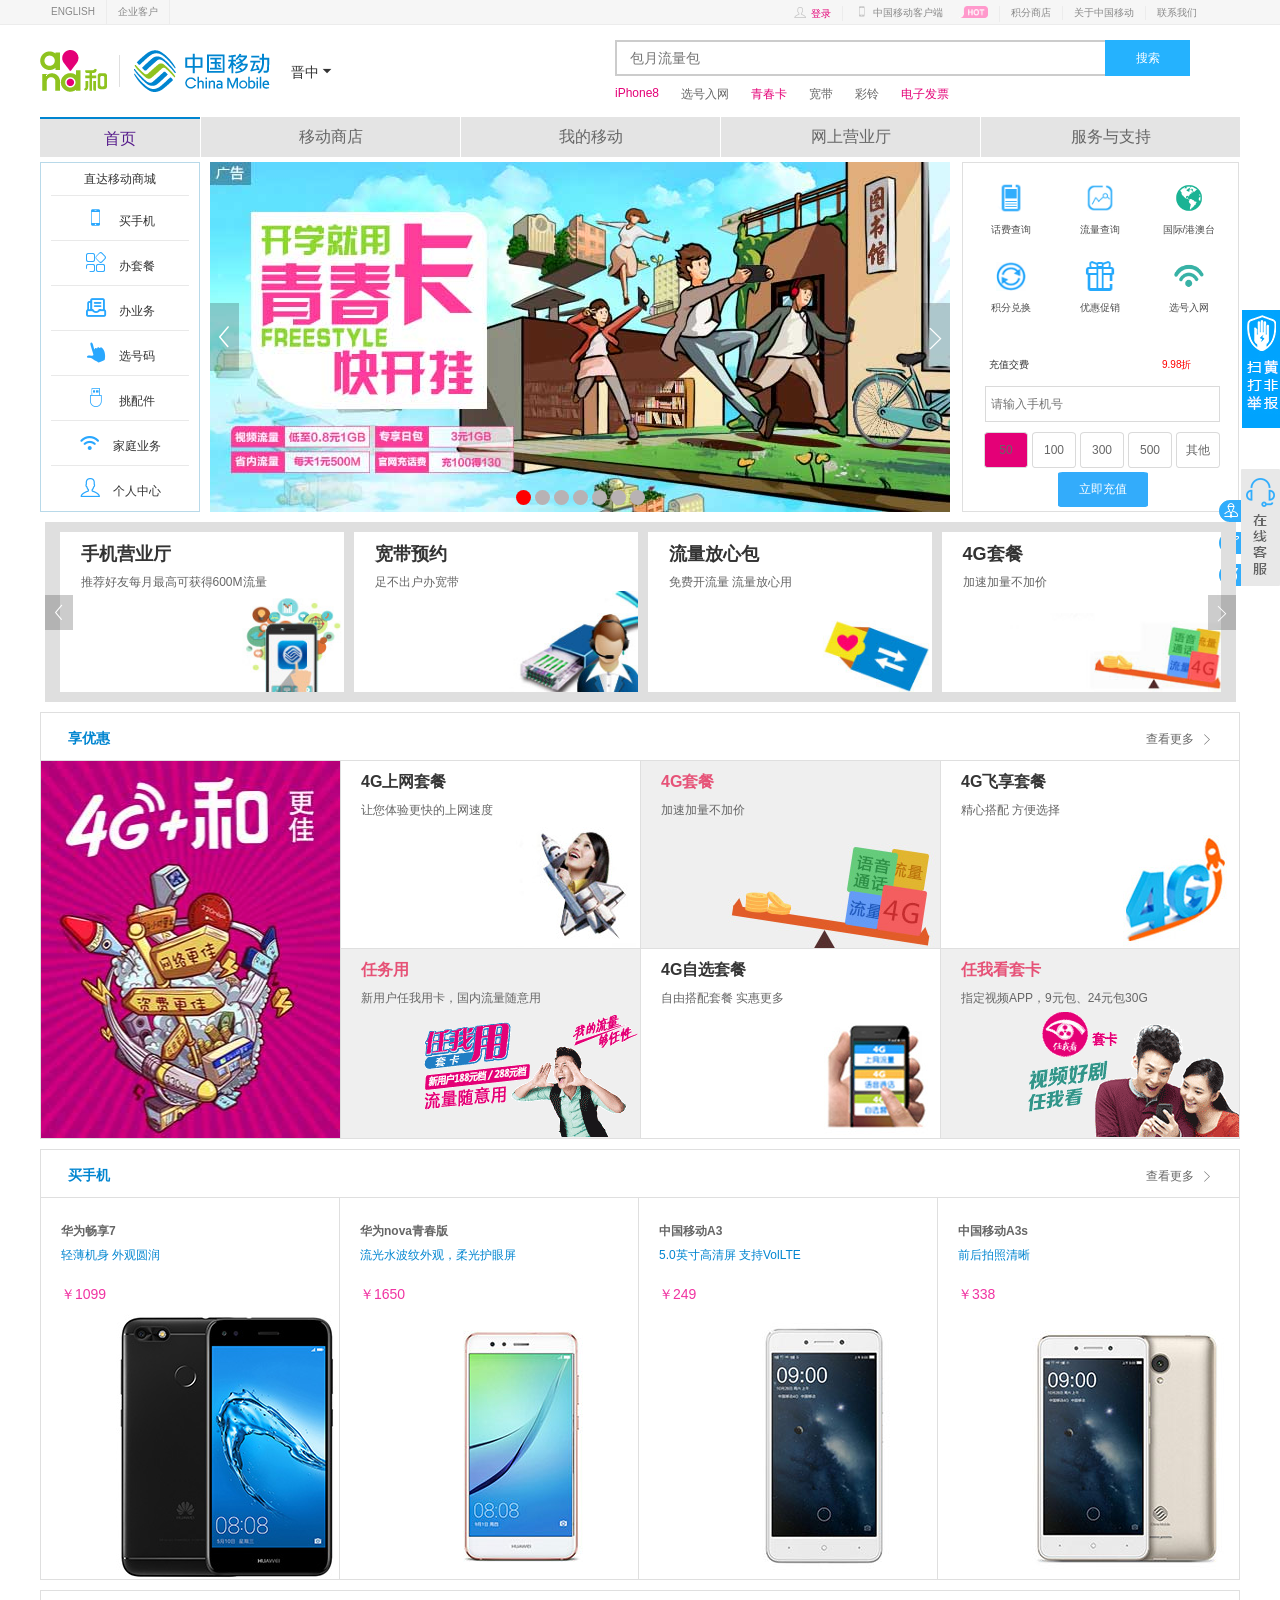
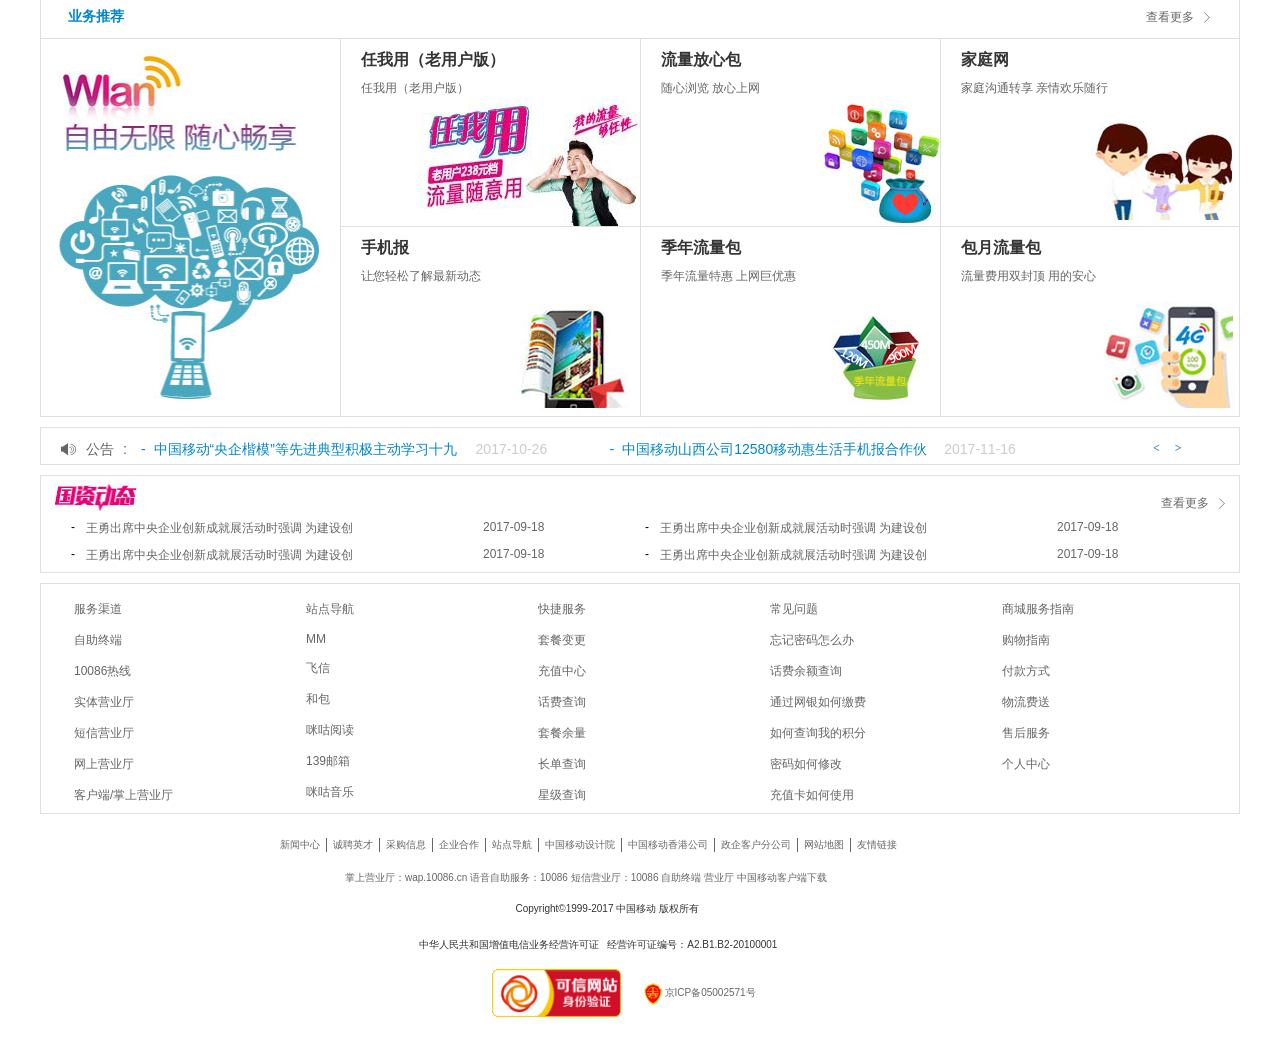
<file: index.html>
<!DOCTYPE html>
<html lang="en">
<head>
	<meta charset="UTF-8">
	<title>中国移动</title>
	<link rel="shortcut icon" href="img/移动.png">
	<link rel="stylesheet" href="css/index.css">
	<link rel="stylesheet" href="iconfont/iconfont.css">
	<link rel="stylesheet" href=""/>
	
</head>
<body>
	<!-- 头部开始 -->
	<header id="header">
		<div class="header">
			<ul class="header-left">
				<li><a href="">ENGLISH</a></li>
				<li><a href="">企业客户</a></li>
			</ul>
			<ul class="header-right">
				<li>
					<a href=""><i class="iconfont icon-renwu"></i>登录</a>
				</li>
				<li>
					<a href=""><i class="iconfont icon-shouji"></i>中国移动客户端</a>
					<img class="zgydkhd" src="img/header-right.gif" alt="">
					<div class=ewm>
						<img src="img/ewm.png" alt="" />
						<p>扫一扫，随时查话费！</p>
						<h1></h1>
					</div>
				</li>
				<li><a href="">积分商店</a></li>
				<li>
					<a href="">关于中国移动</a>
				</li>
				<li><a href="">联系我们</a></li>
			</ul>
		</div>	
	</header>
	<!-- 头部结束 -->
	<!-- 搜索开始 -->
	<section class="sousuo">
		<div class="sousuo-left">
			<a href="" class="sousuo-left-logo">
				<img src="img/logo.png" alt="">
			</a>
			<div class="sousuo-left-city">
				晋中<i class="iconfont icon-arrLeft-fill"></i>
				<div class="jz">
					<div>
						<p>山西</p>
						<a href="">[返回全部省份]</a>
					</div>
					<ul>
						<li><a href="">太原</a></li>
						<li><a href="">朔州</a></li>
						<li><a href="">忻州</a></li>
						<li><a href="">大同</a></li>
						<li><a href="">阳泉</a></li>
						<li><a href="">晋中</a></li>
						<li><a href="">长治</a></li>
						<li><a href="">临汾</a></li>
						<li><a href="">吕梁</a></li>
						<li><a href="">运城</a></li>
					</ul>
				</div>
			</div>
		</div>
		<div class="sousuo-right">
			<div class="sousuo-right-top">
				<input type="text" placeholder="包月流量包" class="sousuo-kuang-left">
				<input type="button" value="搜索" class="sousuo-kuang-right">
			</div>
			<ul class="sousuo-right-bottom">
				<li><a href="">iPhone8</a></li>
				<li><a href="">选号入网</a></li>
				<li><a href="">青春卡</a></li>
				<li><a href="">宽带</a></li>
				<li><a href="">彩铃</a></li>
				<li><a href="">电子发票</a></li>
			</ul>
		</div>
	</section>
	<!-- 搜索结束 -->
	<!-- 导航开始 -->
	<nav class="nav">
		<ul class="nav-list">
			<li class="navlist1">
				<a href="">首页</a>
			</li>
			<li class="navlist1">
				<a href="" class="navlistwenzi">移动商店</a>
				<div class="shangdian">
					<ul>
						<li>
							<a href="">买手机</a>
						</li>
						<li>
							<a href="">办套餐</a>
						</li>
						<li>
							<a href="">办业务</a>
						</li>
						<li>
							<a href="">挑配件</a>
						</li>
						<li>
							<a href="">立即充值</a>
						</li>
						<li>
							<a href="">个人中心</a>
						</li>
						<li>
							<a href="">合约机</a>
						</li>
						<li class="sj"><span>◆</span></li>
					</ul>
				</div>
			</li>
			<li class="navlist2">
				<a href="" class="navlistwenzi">我的移动</a>
				<div class="wode">
					<ul>
						<li>
							<a href="">我的消费</a>
						</li>
						<li>
							<a href="">电子发票</a>
						</li>
						<li>
							<a href="">业务状态查询</a>
						</li>
						<li>
							<a href="">充话费9.98折</a>
						</li>
						<li>
							<a href="">宽带信息查询</a>
						</li>
						<li>
							<a href="">账单查询</a>
						</li>
						<li>
							<a href="">积分查询</a>
						</li>
						<li class="sj"><span>◆</span></li>
					</ul>
				</div>
			</li>
			<li class="navlist3">
				<a href="" class="navlistwenzi">网上营业厅</a>
				<div class="yeting">
					<ul>
						<li>
							<a href="">我的消费</a>
						</li>
						<li>
							<a href="">任我用</a>
						</li>
						<li>
							<a href="">1元1G流量</a>
						</li>
						<li>
							<a href="">充话费9.98折</a>
						</li>
						<li>
							<a href="">流量月包</a>
						</li>
						<li>
							<a href="">0元宽带</a>
						</li>
						<li>
							<a href="">秘籍帮你选套餐</a>
						</li>
						<li class="sj"><span>◆</span></li>
					</ul>
				</div>
			</li>
			<li class="navlist4">
				<a href="" class="navlistwenzi">服务与支持</a>
				<div class="yuzhi">
					<ul>
						<li>
							<a href="">产品</a>
						</li>
						<li>
							<a href="">资费专区</a>
						</li>
						<li>
							<a href="">宽带专区</a>
						</li>
						<li>
							<a href="">国际/港澳台</a>
						</li>
						<li>
							<a href="">移动俱乐部</a>
						</li>
						<li>
							<a href="">公益广告宣传</a>
						</li>
						<li>
							<a href="">2017校园招聘</a>
						</li>
						<li class="sj"><span>◆</span></li>
					</ul>
				</div>
			</li>
		</ul>
	</nav>
	<!-- 导航结束 -->
	<!-- banner开始 -->
	<section class="banner">
		<ul class="banner-aside">
			<li>
				<a href="">直达移动商城</a>
			</li>
			<li>
				<a href=""><i class="iconfont icon-shouji"></i>买手机</a>
			</li>
			<li>
				<a href=""><i class="iconfont icon-taocan"></i>办套餐</a>
			</li>
			<li>
				<a href=""><i class="iconfont icon-yewu"></i>办业务</a>
			</li>
			<li>
				<a href=""><i class="iconfont icon-shou"></i>选号码</a>
			</li>
			<li>
				<a href=""><i class="iconfont icon-weibiaoti1"></i>挑配件</a>
			</li>
			<li>
				<a href=""><i class="iconfont icon-wifi"></i>家庭业务</a>
			</li>
			<li>
				<a href=""><i class="iconfont icon-renwu"></i>个人中心</a>
			</li>
		</ul>
		<div class="bannerbanner">
			<ul class="banner-img">
				<li class="bannertu">
					<a href=""><img src="img/banner1.jpg" alt=""></a>
				</li>
				<li class="bannertu">
					<a href=""><img src="img/banner2.jpg" alt=""></a>
				</li>
				<li class="bannertu">
					<a href=""><img src="img/banner3.jpg" alt=""></a>
				</li>
				<li class="bannertu">
					<a href=""><img src="img/banner4.jpg" alt=""></a>
				</li>
				<li class="bannertu">
					<a href=""><img src="img/banner5.jpg" alt=""></a>
				</li>
				<li class="bannertu">
					<a href=""><img src="img/banner6.jpg" alt=""></a>
				</li>
				<li class="bannertu">
					<a href=""><img src="img/banner7.jpg" alt=""></a>
				</li>
			</ul>
			<div class="zuojiantou">
				<i class="iconfont icon-icon07"></i>
			</div>
			<div class="youjiantou">
				<i class="iconfont icon-jiantou"></i>
			</div>
			<ul class="banner-bth">
				<li class="lunbodian" style="background: red;"></li>
				<li class="lunbodian"></li>
				<li class="lunbodian"></li>
				<li class="lunbodian"></li>
				<li class="lunbodian"></li>
				<li class="lunbodian"></li>
				<li class="lunbodian"></li>
			</ul>
		</div>
		<div class="banner-right">
			<div class="banner-right-top">
				<ul>
					<li>
						<a href="" class="banner-right-top-img"><img src="img/banner-right1.png" alt=""></a>
					</li>
					<li><a href="" >话费查询</a></li>
				</ul>
				<ul>
					<li>
						<a href="" class="banner-right-top-img"><img src="img/banner-right2.png" alt=""></a>
					</li>
					<li><a href="">流量查询</a></li>
				</ul>
				<ul>
					<li>
						<a href="" class="banner-right-top-img"><img src="img/banner-right6.png" alt=""></a>
					</li>
					<li><a href="">国际/港澳台</a></li>
				</ul>
				<ul>
					<li>
						<a href="" class="banner-right-top-img"><img src="img/banner-right4.png" alt=""></a>
					</li>
					<li><a href="">积分兑换</a></li>
				</ul>
				<ul>
					<li>
						<a href="" class="banner-right-top-img"><img src="img/banner-right5.png" alt=""></a>
					</li>
					<li><a href="">优惠促销</a></li>
				</ul>
				<ul>
					<li>
						<a href="" class="banner-right-top-img"><img src="img/banner-right3 .png" alt=""></a>
					</li>
					<li><a href="">选号入网</a></li>
				</ul>

			</div>
			<div class="banner-right-bottom">
				<ul class="banner-right-bottom-word1">
					<li><a href="">充值交费</a></li>
					<li>9.98折</li>
				</ul>
				<input type="text" placeholder="请输入手机号" class="banner-shoujihao">
				<div class="banner-jiagexuanxiang">
					<a style="background: #E40077;" href="javascript:;">50</a>
					<a href="javascript:;">100</a>
					<a href="javascript:;">300</a>
					<a href="javascript:;">500</a>
					<a href="javascript:;">其他</a>
				</div>
				<input type="button" value="立即充值" class="banner-tijiao">
			</div>
		</div>	
	</section>
	<!-- banner结束 -->
	<!-- 轮播开始 -->
	<section class="lunbo">
			<div class="lunboneirong">
				<a href="" class="lunbolist">
				<div class="lunbo-list-word">
					<b>手机营业厅</b>
				</div>
				<div class="lunbo-list-word2">
					推荐好友每月最高可获得600M流量
				</div>
				<img src="img/lunbo1.jpg" alt="" class="lunbo-list-img">
			</a>
			<a href="" class="lunbolist">
				<div class="lunbo-list-word">
					<b>宽带预约</b>
				</div>
				<div class="lunbo-list-word2">
					足不出户办宽带
				</div>
				<img src="img/lunbo2.jpg" alt="" class="lunbo-list-img">
			</a>
			<a href="" class="lunbolist">
				<div class="lunbo-list-word">
					<b>流量放心包</b>
				</div>
				<div class="lunbo-list-word2">
					免费开流量 流量放心用
				</div>
				<img src="img/lunbo3.jpg" alt="" class="lunbo-list-img">
			</a>
			<a href="" class="lunbolist">
				<div class="lunbo-list-word">
					<b>4G套餐</b>
				</div>
				<div class="lunbo-list-word2">
					加速加量不加价
				</div>
				<img src="img/lunbo4.jpg" alt="" class="lunbo-list-img">
			</a>
			<a href="" class="lunbolist">
				<div class="lunbo-list-word">
					<b>手机营业厅</b>
				</div>
				<div class="lunbo-list-word2">
					推荐好友每月最高可获得600M流量
				</div>
				<img src="img/lunbo1.jpg" alt="" class="lunbo-list-img">
			</a>
			<a href="" class="lunbolist">
				<div class="lunbo-list-word">
					<b>宽带预约</b>
				</div>
				<div class="lunbo-list-word2">
					足不出户办宽带
				</div>
				<img src="img/lunbo2.jpg" alt="" class="lunbo-list-img">
			</a>
			<a href="" class="lunbolist">
				<div class="lunbo-list-word">
					<b>流量放心包</b>
				</div>
				<div class="lunbo-list-word2">
					免费开流量 流量放心用
				</div>
				<img src="img/lunbo3.jpg" alt="" class="lunbo-list-img">
			</a>
			<a href="" class="lunbolist">
				<div class="lunbo-list-word">
					<b>4G套餐</b>
				</div>
				<div class="lunbo-list-word2">
					加速加量不加价
				</div>
				<img src="img/lunbo4.jpg" alt="" class="lunbo-list-img">
			</a>
			</div>
			<div class="lunbojiantouleft">
				<i class="iconfont icon-icon07"></i>
			</div>
			<div class="lunbojiantouright">
				<i class="iconfont icon-jiantou"></i>
			</div>
			<h1></h1>
			<h2></h2>
	</section>
	<!-- 轮播结束 -->
	<!-- 享优惠开始 -->
	<section class="youhui">
		<div class="youhui-header">
			<div class="youhui-header-left">
				<b>享优惠</b>
			</div>
			<a href="" class="youhui-header-right">
				查看更多<i class="iconfont icon-jiantou"></i>
			</a>
		</div>
		<div class="youhui-body">
			<a href="" class="youhui-body-left">
				<img src="img/youhui-left.jpg" alt="">
			</a>
			<div class="youhui-body-right">
				<a href="" class="youhui-body-right-list">
					<div class="youhui-list-word">
						<b>4G上网套餐</b>
					</div>
					<div class="youhui-list-word2">
						让您体验更快的上网速度
					</div>
					<div class="youhui-list-img">
						<img src="img/youhui-right1.jpg" alt="">
					</div>
				</a>
				<a href="" class="youhui-body-right-list">
					<div class="youhui-list-word">
						<b>4G套餐</b>
					</div>
					<div class="youhui-list-word2">
						加速加量不加价
					</div>
					<div class="youhui-list-img">
						<img src="img/youhui-right2.jpg" alt="">
					</div>
				</a>
				<a href="" class="youhui-body-right-list">
					<div class="youhui-list-word">
						<b>4G飞享套餐</b>
					</div>
					<div class="youhui-list-word2">
						精心搭配 方便选择
					</div>
					<div class="youhui-list-img">
						<img src="img/youhui-right3.jpg" alt="">
					</div>
				</a>
				<a href="" class="youhui-body-right-list">
					<div class="youhui-list-word">
						<b>任务用</b>
					</div>
					<div class="youhui-list-word2">
						新用户任我用卡，国内流量随意用
					</div>
					<div class="youhui-list-img">
						<img src="img/youhui-right4.png" alt="">
					</div>
				</a>
				<a href="" class="youhui-body-right-list">
					<div class="youhui-list-word">
						<b>4G自选套餐</b>
					</div>
					<div class="youhui-list-word2">
						自由搭配套餐 实惠更多
					</div>
					<div class="youhui-list-img">
						<img src="img/youhui-right5.jpg" alt="">
					</div>
				</a>
				<a href="" class="youhui-body-right-list">
					<div class="youhui-list-word">
						<b>任我看套卡</b>
					</div>
					<div class="youhui-list-word2">
						指定视频APP，9元包、24元包30G
					</div>
					<div class="youhui-list-img">
						<img src="img/youhui-right6.gif" alt="">
					</div>
				</a>
			</div>
		</div>
	</section>
	<!-- 享优惠结束 -->
	<!-- 买手机开始-->
	<section class="mai">
		<div class="mai-header">
			<div class="mai-header-left">
				<b>买手机</b>
			</div>
			<a href="" class="mai-header-right">
				查看更多<i class="iconfont icon-jiantou"></i>
			</a>
		</div>
		<div class="mai-body">
			<a href="" class="mai-body-list">
				<div class="mai-list-word">
					<b>华为畅享7</b>
				</div>
				<div class="mai-list-word2">
					轻薄机身 外观圆润
				</div>
				<div class="mai-list-word3">
					￥1099
				</div>
				<div class="mai-list-img">
					<img src="img/mai1.jpg" alt="">
				</div>
			</a>
			<a href="" class="mai-body-list">
				<div class="mai-list-word">
					<b>华为nova青春版</b>
				</div>
				<div class="mai-list-word2">
					流光水波纹外观，柔光护眼屏
				</div>
				<div class="mai-list-word3">
					￥1650
				</div>
				<div class="mai-list-img">
					<img src="img/mai2.jpg" alt="">
				</div>
			</a>
			<a href="" class="mai-body-list">
				<div class="mai-list-word">
					<b>中国移动A3</b>
				</div>
				<div class="mai-list-word2">
					5.0英寸高清屏 支持VolLTE
				</div>
				<div class="mai-list-word3">
					￥249
				</div>
				<div class="mai-list-img">
					<img src="img/mai3.jpg" alt="">
				</div>
			</a>
			<a href="" class="mai-body-list">
				<div class="mai-list-word">
					<b>中国移动A3s</b>
				</div>
				<div class="mai-list-word2">
					前后拍照清晰
				</div>
				<div class="mai-list-word3">
					￥338
				</div>
				<div class="mai-list-img">
					<img src="img/mai4.jpg" alt="">
				</div>
			</a>
		</div>
	</section>
	<!-- 买手机结束 -->
	<!-- 业务推荐开始 -->
	<section class="yewu">
		<div class="yewu-header">
			<div class="yewu-header-left">
				<b>业务推荐</b>
			</div>
			<a href="" class="yewu-header-right">
				查看更多<i class="iconfont icon-jiantou"></i>
			</a>
		</div>
		<div class="yewu-body">
			<a href="" class="yewu-body-left">
				<img src="img/yewu-left.jpg" alt="">
			</a>
			<div class="yewu-body-right">
				<a href="" class="yewu-body-right-list">
					<div class="yewu-list-word">
						<b>任我用（老用户版）</b>
					</div>
					<div class="yewu-list-word2">
						任我用（老用户版）
					</div>
					<div class="yewu-list-img">
						<img src="img/yewu-right1.jpg" alt="">
					</div>
				</a>
				<a href="" class="yewu-body-right-list">
					<div class="yewu-list-word">
						<b>流量放心包</b>
					</div>
					<div class="yewu-list-word2">
						随心浏览 放心上网
					</div>
					<div class="yewu-list-img">
						<img src="img/yewu-right2.jpg" alt="">
					</div>
				</a>
				<a href="" class="yewu-body-right-list">
					<div class="yewu-list-word">
						<b>家庭网</b>
					</div>
					<div class="yewu-list-word2">
						家庭沟通转享 亲情欢乐随行
					</div>
					<div class="yewu-list-img">
						<img src="img/yewu-right3.jpg" alt="">
					</div>
				</a>
				<a href="" class="yewu-body-right-list">
					<div class="yewu-list-word">
						<b>手机报</b>
					</div>
					<div class="yewu-list-word2">
						让您轻松了解最新动态
					</div>
					<div class="yewu-list-img">
						<img src="img/yewu-right4.jpg" alt="">
					</div>
				</a>
				<a href="" class="yewu-body-right-list">
					<div class="yewu-list-word">
						<b>季年流量包</b>
					</div>
					<div class="yewu-list-word2">
						季年流量特惠 上网巨优惠
					</div>
					<div class="yewu-list-img">
						<img src="img/yewu-right5.jpg" alt="">
					</div>
				</a>
				<a href="" class="yewu-body-right-list">
					<div class="yewu-list-word">
						<b>包月流量包</b>
					</div>
					<div class="yewu-list-word2">
						流量费用双封顶 用的安心
					</div>
					<div class="yewu-list-img">
						<img src="img/yewu-right6.jpg" alt="">
					</div>
				</a>
			</div>
		</div>
	</section>
	<!-- 业务推荐结束 -->
	<!-- 新闻开始 -->
	<section class="news">
		<ul class="news-left">
			<li><i class="iconfont icon-weibiaoti11"></i></li>
			<li><a href="">公告</a></li>
			<li>:</li>
		</ul>
		<div class="new-box">
			<div class="news-center">
				<ul class="news-center-left">
					<li>-</li>
					<li><a href="">中国移动“央企楷模”等先进典型积极主动学习十九大精神</a></li>
					
					<li>2017-10-26</li>
				</ul>
				<ul class="news-center-right">
					<li>-</li>
					<li><a href="">中国移动山西公司12580移动惠生活手机报合作伙伴引入公告</a></li>
					<li>2017-11-16</li>
				</ul>
				<ul class="news-center-right">
					<li>-</li>
					<li><a href="">互联王卡定向免流APP调整通知</a></li>
					<li>2017-11-10</li>
				</ul>
				<ul class="news-center-right">
					<li>-</li>
					<li><a href="">关于中国移动客户端11月16日系统升级维护的公告</a></li>
					<li>2017-11-16</li>	
				</ul>
			</div>		
		</div>
		<ul class="news-right">
			<li>
				<a href="javascript:;">
					&lt;
				</a>
			</li>
			<li>
				<a href="javascript:;">
					&gt;
				</a>
			</li>
		</ul>
	</section>
	<!-- 新闻结束 -->
	<!-- 国资动态开始 -->
	<section class="guozi">
		<div class="guozi-header">
			<a href="" class="guozi-header-left">
				<img src="img/guozi-left.jpg" alt="">
			</a>
			<a href="" class="guozi-header-right">
				查看更多<i class="iconfont icon-jiantou"></i>
			</a>
		</div>
		<div class="guozi-body">
			<ul>
				<li>-</li>
				<li><a href="">王勇出席中央企业创新成就展活动时强调 为建设创</a></li>
				<li>2017-09-18</li>
			</ul>
			<ul>
				<li>-</li>
				<li><a href="">王勇出席中央企业创新成就展活动时强调 为建设创</a></li>
				<li>2017-09-18</li>
			</ul>
			<ul>
				<li>-</li>
				<li><a href="">王勇出席中央企业创新成就展活动时强调 为建设创</a></li>
				<li>2017-09-18</li>
			</ul>
			<ul>
				<li>-</li>
				<li><a href="">王勇出席中央企业创新成就展活动时强调 为建设创</a></li>
				<li>2017-09-18</li>
			</ul>
		</div>
	</section>
	<!-- 国资动态结束 -->
	<!-- footer开始 -->
	<footer class="footer">
		<ul class="footer-list">
			<li>服务渠道</li>
			<li><a href="">自助终端</a></li>
			<li><a href="">10086热线</a></li>
			<li><a href="">实体营业厅</a></li>
			<li><a href="">短信营业厅</a></li>
			<li><a href="">网上营业厅</a></li>
			<li><a href="">客户端/掌上营业厅</a></li>
			
		</ul>
		<ul class="footer-list">
			<li>站点导航</li>
			<li><a href="">MM</a></li>
			<li><a href="">飞信</a></li>
			<li><a href="">和包</a></li>
			<li><a href="">咪咕阅读</a></li>
			<li><a href="">139邮箱</a></li>
			<li><a href="">咪咕音乐</a></li>
		</ul>
		<ul class="footer-list">
			<li>快捷服务</li>
			<li><a href="">套餐变更</a></li>
			<li><a href="">充值中心</a></li>
			<li><a href="">话费查询</a></li>
			<li><a href="">套餐余量</a></li>
			<li><a href="">长单查询</a></li>
			<li><a href="">星级查询</a></li>
		</ul>
		<ul class="footer-list">
			<li>常见问题</li>
			<li><a href="">忘记密码怎么办</a></li>
			<li><a href="">话费余额查询</a></li>
			<li><a href="">通过网银如何缴费</a></li>
			<li><a href="">如何查询我的积分</a></li>
			<li><a href="">密码如何修改</a></li>
			<li><a href="">充值卡如何使用</a></li>
		</ul>
		<ul class="footer-list">
			<li>商城服务指南</li>
			<li><a href="">购物指南</a></li>
			<li><a href="">付款方式</a></li>
			<li><a href="">物流费送</a></li>
			<li><a href="">售后服务</a></li>
			<li><a href="">个人中心</a></li>
		</ul>
	</footer>
	<!-- footer结束 -->
	<!-- 版权开始 -->
	<section class="copyright">
		<ul class="copyright-contert1">
			<li><a href="">新闻中心</a></li>
			<li><a href="">诚聘英才</a></li>
			<li><a href="">采购信息</a></li>
			<li><a href="">企业合作</a></li>
			<li><a href="">站点导航</a></li>
			<li><a href="">中国移动设计院</a></li>
			<li><a href="">中国移动香港公司</a></li>
			<li><a href="">政企客户分公司</a></li>
			<li><a href=""数字家庭合作联盟></a></li>
			<li><a href="">网站地图</a></li>
			<li><a href="">友情链接</a></li>
		</ul>
		<div class="copyright-contert2">
			 <p>掌上营业厅：<a href="">wap.10086.cn</a> 语音自助服务：10086 短信营业厅：10086 <a href="">自助终端</a> <a href="">营业厅</a> <a href="">中国移动客户端下载</a></p>
		</div>
		<div class="copyright-contert3">
			Copyright©1999-2017  中国移动  版权所有
		</div>
		<div class="copyright-content4">
			中华人民共和国增值电信业务经营许可证&nbsp;&nbsp;&nbsp;经营许可证编号：A2.B1.B2-20100001
		</div>
		<ul class="copyright-contert5">
			<li>
				<a href="">
					<img src="img/banquan1.png" alt="">
				</a>
			</li>
			<li><a href="">京ICP备05002571号</a></li>
		</ul>
	</section>
	<!-- 版权结束 -->
	<!--有窗口-->
	<div class="fudongbox1"><a href=""><img src="img/download.jpg" alt=""></a></div>
	<div class="fudongbox2">
	    <a href="" class="picture1"><img src="img/zxzx1.gif" alt=""></a>
	    <a href="" class="picture2" ><img src="img/cjwt1.gif" alt=""></a>
	    <a href="" class="picture3" ><img src="img/tsjy1.gif" alt=""></a> 
	    <a href="" class="picture4"><img src="img/kf1.gif" alt=""></a>
	</div>	
	<script src="js/yidong.js"></script>
	<script src="js/animate.js"></script>
</body>
</html>
<script>
</script>
</file>
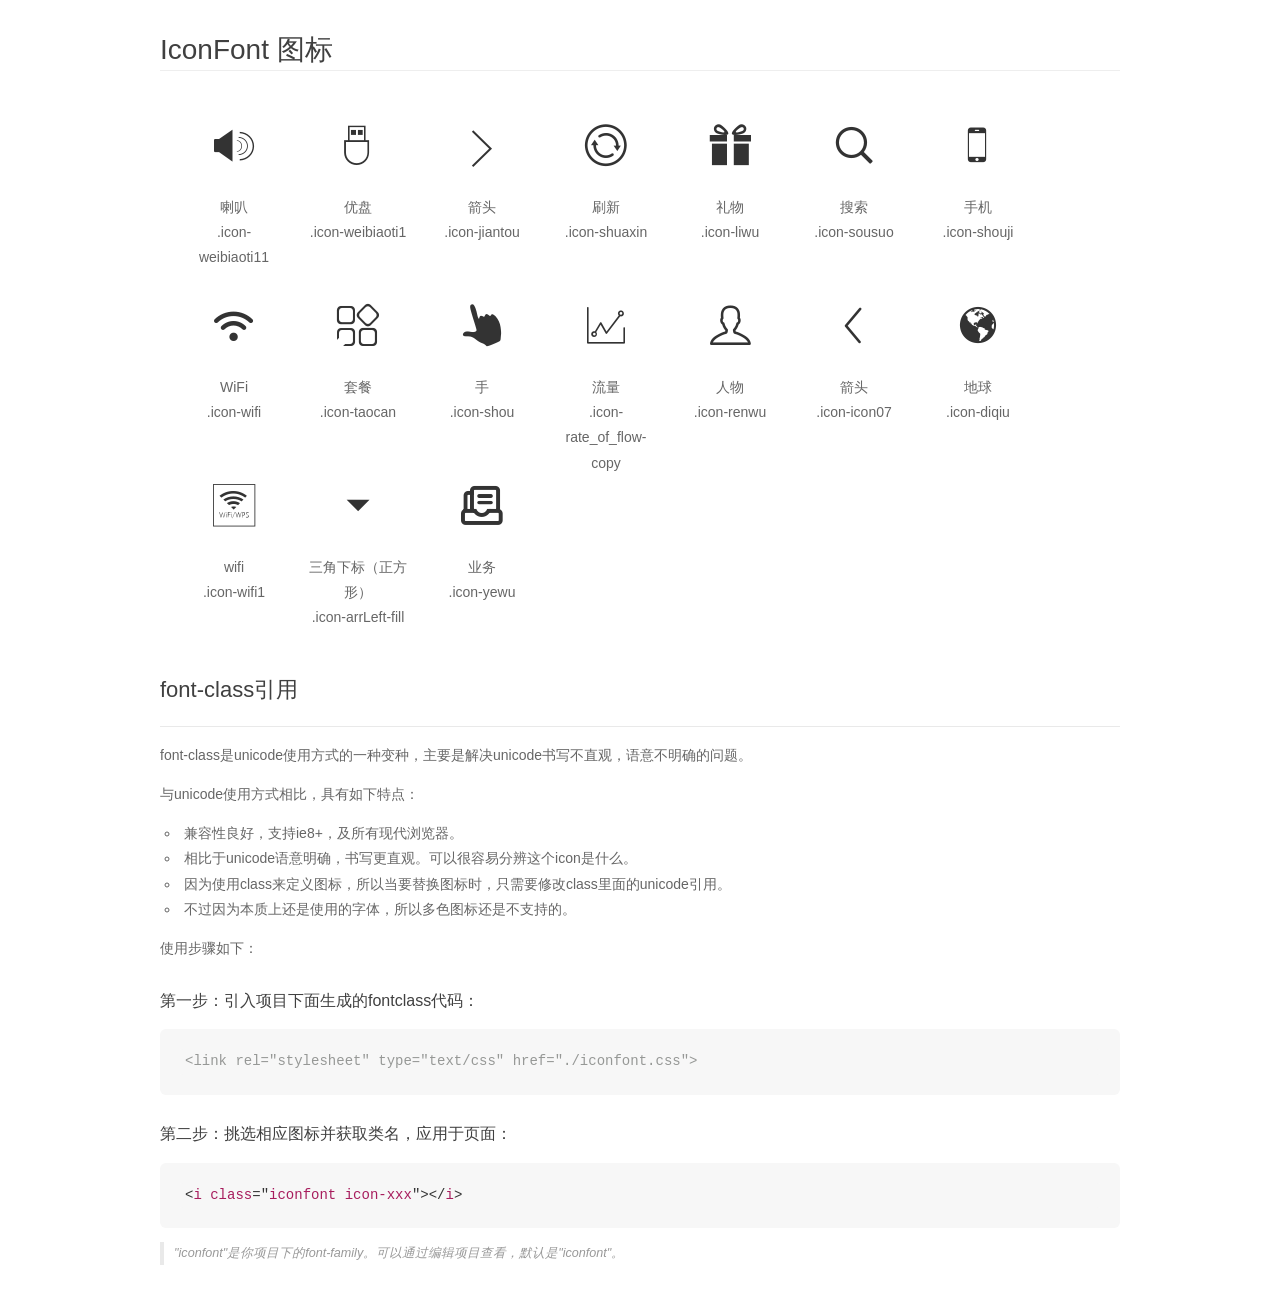
<file: iconfont/demo_fontclass.html>
<!DOCTYPE html>
<html>
<head>
    <meta charset="utf-8"/>
    <title>IconFont</title>
    <link rel="stylesheet" href="demo.css">
    <link rel="stylesheet" href="iconfont.css">
</head>
<body>
    <div class="main markdown">
        <h1>IconFont 图标</h1>
        <ul class="icon_lists clear">
            
                <li>
                <i class="icon iconfont icon-weibiaoti11"></i>
                    <div class="name">喇叭</div>
                    <div class="fontclass">.icon-weibiaoti11</div>
                </li>
            
                <li>
                <i class="icon iconfont icon-weibiaoti1"></i>
                    <div class="name">优盘</div>
                    <div class="fontclass">.icon-weibiaoti1</div>
                </li>
            
                <li>
                <i class="icon iconfont icon-jiantou"></i>
                    <div class="name">箭头</div>
                    <div class="fontclass">.icon-jiantou</div>
                </li>
            
                <li>
                <i class="icon iconfont icon-shuaxin"></i>
                    <div class="name">刷新</div>
                    <div class="fontclass">.icon-shuaxin</div>
                </li>
            
                <li>
                <i class="icon iconfont icon-liwu"></i>
                    <div class="name">礼物</div>
                    <div class="fontclass">.icon-liwu</div>
                </li>
            
                <li>
                <i class="icon iconfont icon-sousuo"></i>
                    <div class="name">搜索</div>
                    <div class="fontclass">.icon-sousuo</div>
                </li>
            
                <li>
                <i class="icon iconfont icon-shouji"></i>
                    <div class="name">手机</div>
                    <div class="fontclass">.icon-shouji</div>
                </li>
            
                <li>
                <i class="icon iconfont icon-wifi"></i>
                    <div class="name">WiFi</div>
                    <div class="fontclass">.icon-wifi</div>
                </li>
            
                <li>
                <i class="icon iconfont icon-taocan"></i>
                    <div class="name">套餐</div>
                    <div class="fontclass">.icon-taocan</div>
                </li>
            
                <li>
                <i class="icon iconfont icon-shou"></i>
                    <div class="name">手</div>
                    <div class="fontclass">.icon-shou</div>
                </li>
            
                <li>
                <i class="icon iconfont icon-rate_of_flow-copy"></i>
                    <div class="name">流量</div>
                    <div class="fontclass">.icon-rate_of_flow-copy</div>
                </li>
            
                <li>
                <i class="icon iconfont icon-renwu"></i>
                    <div class="name">人物</div>
                    <div class="fontclass">.icon-renwu</div>
                </li>
            
                <li>
                <i class="icon iconfont icon-icon07"></i>
                    <div class="name">箭头</div>
                    <div class="fontclass">.icon-icon07</div>
                </li>
            
                <li>
                <i class="icon iconfont icon-diqiu"></i>
                    <div class="name">地球</div>
                    <div class="fontclass">.icon-diqiu</div>
                </li>
            
                <li>
                <i class="icon iconfont icon-wifi1"></i>
                    <div class="name">wifi</div>
                    <div class="fontclass">.icon-wifi1</div>
                </li>
            
                <li>
                <i class="icon iconfont icon-arrLeft-fill"></i>
                    <div class="name">三角下标（正方形）</div>
                    <div class="fontclass">.icon-arrLeft-fill</div>
                </li>
            
                <li>
                <i class="icon iconfont icon-yewu"></i>
                    <div class="name">业务</div>
                    <div class="fontclass">.icon-yewu</div>
                </li>
            
        </ul>

        <h2 id="font-class-">font-class引用</h2>
        <hr>

        <p>font-class是unicode使用方式的一种变种，主要是解决unicode书写不直观，语意不明确的问题。</p>
        <p>与unicode使用方式相比，具有如下特点：</p>
        <ul>
        <li>兼容性良好，支持ie8+，及所有现代浏览器。</li>
        <li>相比于unicode语意明确，书写更直观。可以很容易分辨这个icon是什么。</li>
        <li>因为使用class来定义图标，所以当要替换图标时，只需要修改class里面的unicode引用。</li>
        <li>不过因为本质上还是使用的字体，所以多色图标还是不支持的。</li>
        </ul>
        <p>使用步骤如下：</p>
        <h3 id="-fontclass-">第一步：引入项目下面生成的fontclass代码：</h3>


        <pre><code class="lang-js hljs javascript"><span class="hljs-comment">&lt;link rel="stylesheet" type="text/css" href="./iconfont.css"&gt;</span></code></pre>
        <h3 id="-">第二步：挑选相应图标并获取类名，应用于页面：</h3>
        <pre><code class="lang-css hljs">&lt;<span class="hljs-selector-tag">i</span> <span class="hljs-selector-tag">class</span>="<span class="hljs-selector-tag">iconfont</span> <span class="hljs-selector-tag">icon-xxx</span>"&gt;&lt;/<span class="hljs-selector-tag">i</span>&gt;</code></pre>
        <blockquote>
        <p>"iconfont"是你项目下的font-family。可以通过编辑项目查看，默认是"iconfont"。</p>
        </blockquote>
    </div>
</body>
</html>
</file>
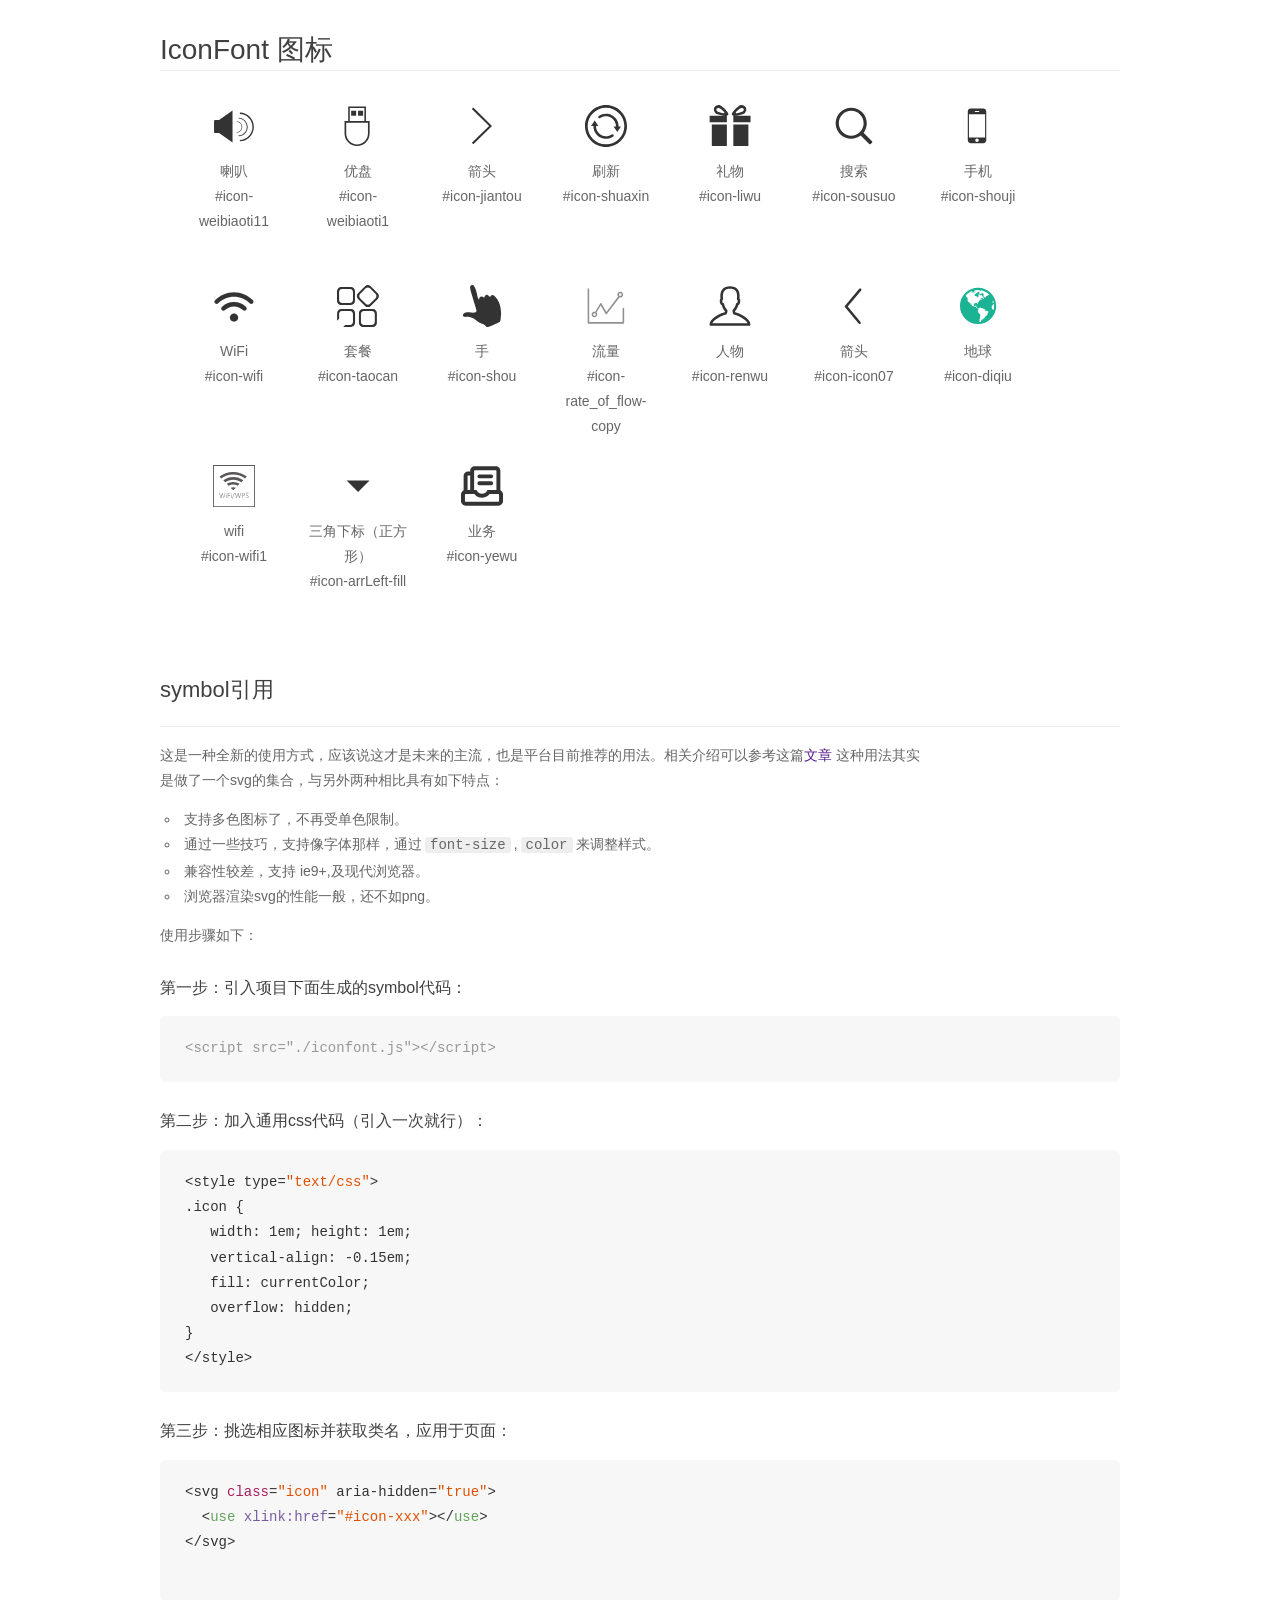
<file: iconfont/demo_symbol.html>
<!DOCTYPE html>
<html>
<head>
    <meta charset="utf-8"/>
    <title>IconFont</title>
    <link rel="stylesheet" href="demo.css">
    <script src="iconfont.js"></script>

    <style type="text/css">
        .icon {
          /* 通过设置 font-size 来改变图标大小 */
          width: 1em; height: 1em;
          /* 图标和文字相邻时，垂直对齐 */
          vertical-align: -0.15em;
          /* 通过设置 color 来改变 SVG 的颜色/fill */
          fill: currentColor;
          /* path 和 stroke 溢出 viewBox 部分在 IE 下会显示
             normalize.css 中也包含这行 */
          overflow: hidden;
        }

    </style>
</head>
<body>
    <div class="main markdown">
        <h1>IconFont 图标</h1>
        <ul class="icon_lists clear">
            
                <li>
                    <svg class="icon" aria-hidden="true">
                        <use xlink:href="#icon-weibiaoti11"></use>
                    </svg>
                    <div class="name">喇叭</div>
                    <div class="fontclass">#icon-weibiaoti11</div>
                </li>
            
                <li>
                    <svg class="icon" aria-hidden="true">
                        <use xlink:href="#icon-weibiaoti1"></use>
                    </svg>
                    <div class="name">优盘</div>
                    <div class="fontclass">#icon-weibiaoti1</div>
                </li>
            
                <li>
                    <svg class="icon" aria-hidden="true">
                        <use xlink:href="#icon-jiantou"></use>
                    </svg>
                    <div class="name">箭头</div>
                    <div class="fontclass">#icon-jiantou</div>
                </li>
            
                <li>
                    <svg class="icon" aria-hidden="true">
                        <use xlink:href="#icon-shuaxin"></use>
                    </svg>
                    <div class="name">刷新</div>
                    <div class="fontclass">#icon-shuaxin</div>
                </li>
            
                <li>
                    <svg class="icon" aria-hidden="true">
                        <use xlink:href="#icon-liwu"></use>
                    </svg>
                    <div class="name">礼物</div>
                    <div class="fontclass">#icon-liwu</div>
                </li>
            
                <li>
                    <svg class="icon" aria-hidden="true">
                        <use xlink:href="#icon-sousuo"></use>
                    </svg>
                    <div class="name">搜索</div>
                    <div class="fontclass">#icon-sousuo</div>
                </li>
            
                <li>
                    <svg class="icon" aria-hidden="true">
                        <use xlink:href="#icon-shouji"></use>
                    </svg>
                    <div class="name">手机</div>
                    <div class="fontclass">#icon-shouji</div>
                </li>
            
                <li>
                    <svg class="icon" aria-hidden="true">
                        <use xlink:href="#icon-wifi"></use>
                    </svg>
                    <div class="name">WiFi</div>
                    <div class="fontclass">#icon-wifi</div>
                </li>
            
                <li>
                    <svg class="icon" aria-hidden="true">
                        <use xlink:href="#icon-taocan"></use>
                    </svg>
                    <div class="name">套餐</div>
                    <div class="fontclass">#icon-taocan</div>
                </li>
            
                <li>
                    <svg class="icon" aria-hidden="true">
                        <use xlink:href="#icon-shou"></use>
                    </svg>
                    <div class="name">手</div>
                    <div class="fontclass">#icon-shou</div>
                </li>
            
                <li>
                    <svg class="icon" aria-hidden="true">
                        <use xlink:href="#icon-rate_of_flow-copy"></use>
                    </svg>
                    <div class="name">流量</div>
                    <div class="fontclass">#icon-rate_of_flow-copy</div>
                </li>
            
                <li>
                    <svg class="icon" aria-hidden="true">
                        <use xlink:href="#icon-renwu"></use>
                    </svg>
                    <div class="name">人物</div>
                    <div class="fontclass">#icon-renwu</div>
                </li>
            
                <li>
                    <svg class="icon" aria-hidden="true">
                        <use xlink:href="#icon-icon07"></use>
                    </svg>
                    <div class="name">箭头</div>
                    <div class="fontclass">#icon-icon07</div>
                </li>
            
                <li>
                    <svg class="icon" aria-hidden="true">
                        <use xlink:href="#icon-diqiu"></use>
                    </svg>
                    <div class="name">地球</div>
                    <div class="fontclass">#icon-diqiu</div>
                </li>
            
                <li>
                    <svg class="icon" aria-hidden="true">
                        <use xlink:href="#icon-wifi1"></use>
                    </svg>
                    <div class="name">wifi</div>
                    <div class="fontclass">#icon-wifi1</div>
                </li>
            
                <li>
                    <svg class="icon" aria-hidden="true">
                        <use xlink:href="#icon-arrLeft-fill"></use>
                    </svg>
                    <div class="name">三角下标（正方形）</div>
                    <div class="fontclass">#icon-arrLeft-fill</div>
                </li>
            
                <li>
                    <svg class="icon" aria-hidden="true">
                        <use xlink:href="#icon-yewu"></use>
                    </svg>
                    <div class="name">业务</div>
                    <div class="fontclass">#icon-yewu</div>
                </li>
            
        </ul>


        <h2 id="symbol-">symbol引用</h2>
        <hr>

        <p>这是一种全新的使用方式，应该说这才是未来的主流，也是平台目前推荐的用法。相关介绍可以参考这篇<a href="">文章</a>
        这种用法其实是做了一个svg的集合，与另外两种相比具有如下特点：</p>
        <ul>
          <li>支持多色图标了，不再受单色限制。</li>
          <li>通过一些技巧，支持像字体那样，通过<code>font-size</code>,<code>color</code>来调整样式。</li>
          <li>兼容性较差，支持 ie9+,及现代浏览器。</li>
          <li>浏览器渲染svg的性能一般，还不如png。</li>
        </ul>
        <p>使用步骤如下：</p>
        <h3 id="-symbol-">第一步：引入项目下面生成的symbol代码：</h3>
        <pre><code class="lang-js hljs javascript"><span class="hljs-comment">&lt;script src="./iconfont.js"&gt;&lt;/script&gt;</span></code></pre>
        <h3 id="-css-">第二步：加入通用css代码（引入一次就行）：</h3>
        <pre><code class="lang-js hljs javascript">&lt;style type=<span class="hljs-string">"text/css"</span>&gt;
.icon {
   width: <span class="hljs-number">1</span>em; height: <span class="hljs-number">1</span>em;
   vertical-align: <span class="hljs-number">-0.15</span>em;
   fill: currentColor;
   overflow: hidden;
}
&lt;<span class="hljs-regexp">/style&gt;</span></code></pre>
        <h3 id="-">第三步：挑选相应图标并获取类名，应用于页面：</h3>
        <pre><code class="lang-js hljs javascript">&lt;svg <span class="hljs-class"><span class="hljs-keyword">class</span></span>=<span class="hljs-string">"icon"</span> aria-hidden=<span class="hljs-string">"true"</span>&gt;<span class="xml"><span class="hljs-tag">
  &lt;<span class="hljs-name">use</span> <span class="hljs-attr">xlink:href</span>=<span class="hljs-string">"#icon-xxx"</span>&gt;</span><span class="hljs-tag">&lt;/<span class="hljs-name">use</span>&gt;</span>
</span>&lt;<span class="hljs-regexp">/svg&gt;
        </span></code></pre>
    </div>
</body>
</html>
</file>
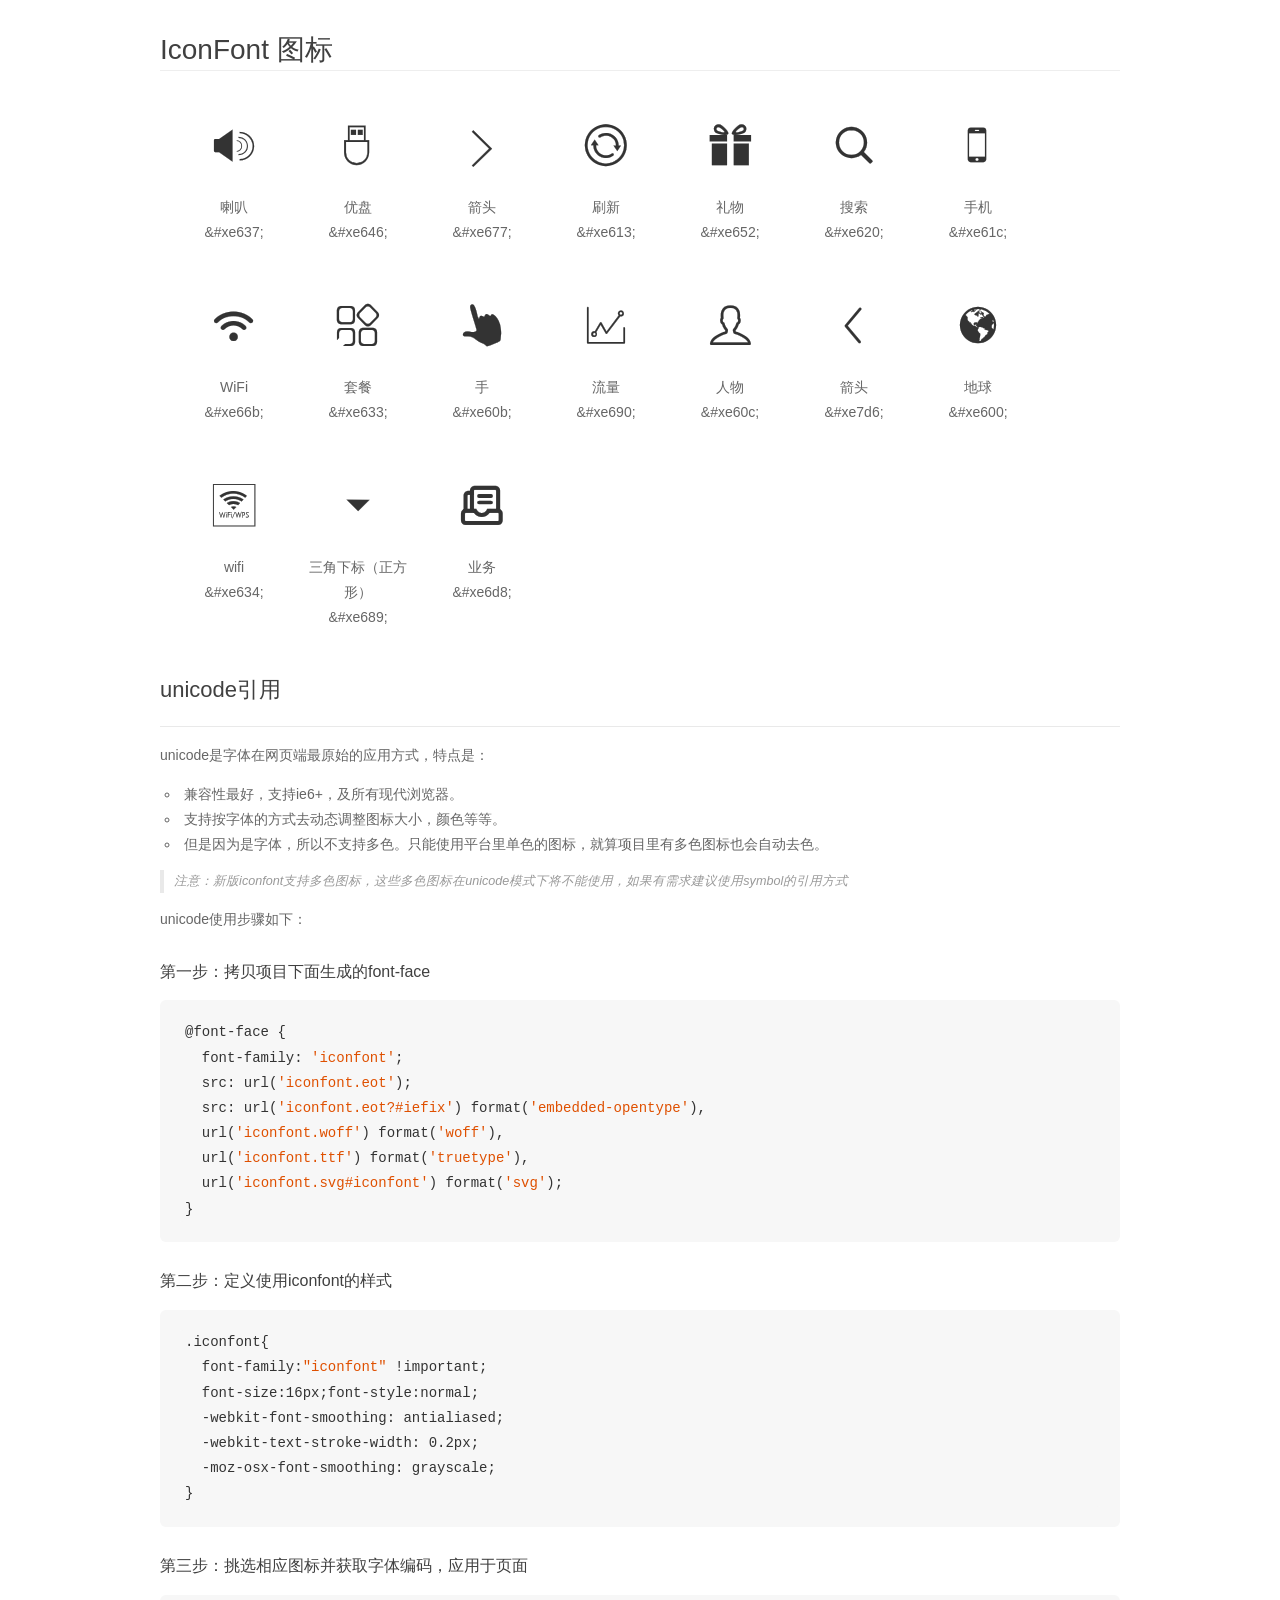
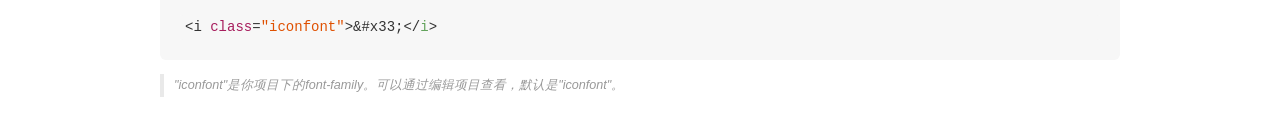
<file: iconfont/demo_unicode.html>
<!DOCTYPE html>
<html>
<head>
    <meta charset="utf-8"/>
    <title>IconFont</title>
    <link rel="stylesheet" href="demo.css">

    <style type="text/css">

        @font-face {font-family: "iconfont";
          src: url('iconfont.eot'); /* IE9*/
          src: url('iconfont.eot#iefix') format('embedded-opentype'), /* IE6-IE8 */
          url('iconfont.woff') format('woff'), /* chrome, firefox */
          url('iconfont.ttf') format('truetype'), /* chrome, firefox, opera, Safari, Android, iOS 4.2+*/
          url('iconfont.svg#iconfont') format('svg'); /* iOS 4.1- */
        }

        .iconfont {
          font-family:"iconfont" !important;
          font-size:16px;
          font-style:normal;
          -webkit-font-smoothing: antialiased;
          -webkit-text-stroke-width: 0.2px;
          -moz-osx-font-smoothing: grayscale;
        }

    </style>
</head>
<body>
    <div class="main markdown">
        <h1>IconFont 图标</h1>
        <ul class="icon_lists clear">
            
                <li>
                <i class="icon iconfont">&#xe637;</i>
                    <div class="name">喇叭</div>
                    <div class="code">&amp;#xe637;</div>
                </li>
            
                <li>
                <i class="icon iconfont">&#xe646;</i>
                    <div class="name">优盘</div>
                    <div class="code">&amp;#xe646;</div>
                </li>
            
                <li>
                <i class="icon iconfont">&#xe677;</i>
                    <div class="name">箭头</div>
                    <div class="code">&amp;#xe677;</div>
                </li>
            
                <li>
                <i class="icon iconfont">&#xe613;</i>
                    <div class="name">刷新</div>
                    <div class="code">&amp;#xe613;</div>
                </li>
            
                <li>
                <i class="icon iconfont">&#xe652;</i>
                    <div class="name">礼物</div>
                    <div class="code">&amp;#xe652;</div>
                </li>
            
                <li>
                <i class="icon iconfont">&#xe620;</i>
                    <div class="name">搜索</div>
                    <div class="code">&amp;#xe620;</div>
                </li>
            
                <li>
                <i class="icon iconfont">&#xe61c;</i>
                    <div class="name">手机</div>
                    <div class="code">&amp;#xe61c;</div>
                </li>
            
                <li>
                <i class="icon iconfont">&#xe66b;</i>
                    <div class="name">WiFi</div>
                    <div class="code">&amp;#xe66b;</div>
                </li>
            
                <li>
                <i class="icon iconfont">&#xe633;</i>
                    <div class="name">套餐</div>
                    <div class="code">&amp;#xe633;</div>
                </li>
            
                <li>
                <i class="icon iconfont">&#xe60b;</i>
                    <div class="name">手</div>
                    <div class="code">&amp;#xe60b;</div>
                </li>
            
                <li>
                <i class="icon iconfont">&#xe690;</i>
                    <div class="name">流量</div>
                    <div class="code">&amp;#xe690;</div>
                </li>
            
                <li>
                <i class="icon iconfont">&#xe60c;</i>
                    <div class="name">人物</div>
                    <div class="code">&amp;#xe60c;</div>
                </li>
            
                <li>
                <i class="icon iconfont">&#xe7d6;</i>
                    <div class="name">箭头</div>
                    <div class="code">&amp;#xe7d6;</div>
                </li>
            
                <li>
                <i class="icon iconfont">&#xe600;</i>
                    <div class="name">地球</div>
                    <div class="code">&amp;#xe600;</div>
                </li>
            
                <li>
                <i class="icon iconfont">&#xe634;</i>
                    <div class="name">wifi</div>
                    <div class="code">&amp;#xe634;</div>
                </li>
            
                <li>
                <i class="icon iconfont">&#xe689;</i>
                    <div class="name">三角下标（正方形）</div>
                    <div class="code">&amp;#xe689;</div>
                </li>
            
                <li>
                <i class="icon iconfont">&#xe6d8;</i>
                    <div class="name">业务</div>
                    <div class="code">&amp;#xe6d8;</div>
                </li>
            
        </ul>
        <h2 id="unicode-">unicode引用</h2>
        <hr>

        <p>unicode是字体在网页端最原始的应用方式，特点是：</p>
        <ul>
        <li>兼容性最好，支持ie6+，及所有现代浏览器。</li>
        <li>支持按字体的方式去动态调整图标大小，颜色等等。</li>
        <li>但是因为是字体，所以不支持多色。只能使用平台里单色的图标，就算项目里有多色图标也会自动去色。</li>
        </ul>
        <blockquote>
        <p>注意：新版iconfont支持多色图标，这些多色图标在unicode模式下将不能使用，如果有需求建议使用symbol的引用方式</p>
        </blockquote>
        <p>unicode使用步骤如下：</p>
        <h3 id="-font-face">第一步：拷贝项目下面生成的font-face</h3>
        <pre><code class="lang-js hljs javascript">@font-face {
  font-family: <span class="hljs-string">'iconfont'</span>;
  src: url(<span class="hljs-string">'iconfont.eot'</span>);
  src: url(<span class="hljs-string">'iconfont.eot?#iefix'</span>) format(<span class="hljs-string">'embedded-opentype'</span>),
  url(<span class="hljs-string">'iconfont.woff'</span>) format(<span class="hljs-string">'woff'</span>),
  url(<span class="hljs-string">'iconfont.ttf'</span>) format(<span class="hljs-string">'truetype'</span>),
  url(<span class="hljs-string">'iconfont.svg#iconfont'</span>) format(<span class="hljs-string">'svg'</span>);
}
</code></pre>
        <h3 id="-iconfont-">第二步：定义使用iconfont的样式</h3>
        <pre><code class="lang-js hljs javascript">.iconfont{
  font-family:<span class="hljs-string">"iconfont"</span> !important;
  font-size:<span class="hljs-number">16</span>px;font-style:normal;
  -webkit-font-smoothing: antialiased;
  -webkit-text-stroke-width: <span class="hljs-number">0.2</span>px;
  -moz-osx-font-smoothing: grayscale;
}
</code></pre>
        <h3 id="-">第三步：挑选相应图标并获取字体编码，应用于页面</h3>
        <pre><code class="lang-js hljs javascript">&lt;i <span class="hljs-class"><span class="hljs-keyword">class</span></span>=<span class="hljs-string">"iconfont"</span>&gt;&amp;#x33;<span class="xml"><span class="hljs-tag">&lt;/<span class="hljs-name">i</span>&gt;</span></span></code></pre>

        <blockquote>
        <p>"iconfont"是你项目下的font-family。可以通过编辑项目查看，默认是"iconfont"。</p>
        </blockquote>
    </div>


</body>
</html>
</file>
<file: css/index.css>
@import url('base.css');
input:focus{
	outline: none;
}
/* 头部开始 */
#header{
	width: 100%;
	height: 24px;
	border-bottom: 1px solid #ececec;
	background-color: #f6f6f6;
}

.header{
	width: 1200px;
	height: 24px;
	margin: 0 auto;
}
.header-left{
	float: left;
	width: 146px;
	height: 24px;
}
.header-left li{
	float: left;
	font-size: 10px;
	padding: 0 11px;
	border-right: 1px solid #ececec;
	line-height: 24px;
}
.header-left li a{
	color: #888888;
}
.header-left li a:hover{
	color: #0085d0;
}
.header-right{
	float: right;
	width: 457px;
	height: 24px;
}
.header-right>li{
	float: left;
	font-size: 10px;
	padding: 0 11px;
	border-right: 1px solid #ececec;
	/*line-height: 24px;*/
	margin-top: 6px;
}
.nav-list>li:hover{
	background: #f3f3f3;
}
.sj{
	position: absolute;
	top: -17px;
	left: 212px;
}
.sj span{
	font-size:50px;
	color:#FFFFFF;
}
.wode>ul>li:last-child{
	left:483px
}
.yeting>ul>li:last-child{
	left:754px
}
.yuzhi>ul>li:last-child{
	left:995px
}
.header-right li:nth-child(2){
	width: 134px;
	height: 16px;
}
.header-right li:last-child{
	border-right: 0;
}
.header-right li i{
	font-size: 12px;
	margin-right: 5px;
	color: #c6c6c6;
}
.header-right .zgydkhd{
	width: 29px;
	height: 12px;
	float: right;
}
.header-right li a{
	color: #888888;
}
.header-right li:first-child a{
	color: #e40077;
}
.header-right li:nth-child(2) a{
	width:112px;
	height: 24px;
	display: block;
	/*background: #FFFFFF;*/
	position: absolute;
	top:-6px;
	left: 0px;
	text-align:center;
	line-height: 24px;
	
}
.boxshadow{
	box-shadow: 0px 0px 3px 0px rgba(0,0,0,0.5);
	background: #FFFFFF;
}
.nav-list1:hover{
	background:  ;
}
.header-right li:nth-child(2) img .zgydkhd{
	float:right
}
.header-right li:nth-child(2){
	position: relative;
}
.header-right li a:hover{
	color: #0085d0;
}
.header-right li:hover i{
	color: #0085d0;
}
.header-right li:nth-child(2){
	position: relative;
}
.header-right li:nth-child(2) h1{
	width:112px;
	height:5px;
	background:#FFFFFF;
	position: absolute;
	top: -3px;
	left: 0px;
}
.ewm{
	width:160px;
	height:160px;
	text-align:center;
	position: absolute;
	left:0;
	top:19px;
	background: #FFFFFF;
	z-index:99999999999;
	box-shadow: 0px 3px 10px -1px rgba(0,0,0,0.3);
	display: none;
}
.header-right li .ewm img{
	margin-top:10px;
	width:100px;
	height: 100px;
}
/* 头部结束 */
/* 搜索开始 */
.sousuo-left-city{
	position: relative;
}
.jz{
	width:0px;
	height:0px;
	overflow: hidden;
	background: #FFFFFF;
	box-shadow:0px 0px 8px -2px rgba(0,0,0,0.3);
	position: absolute;
	left:0px;
	top: 19px;
	/*padding:10px 20px;*/
	z-index: 999999999999;
}
.jz>div{
	padding-top:10px;
	padding-left:20px
}
.jz ul{
	padding-left: 20px;
	padding-right: 20px;
}
.add{
	padding:10px 20px;
}
.jz ul{
	display: flex;
	justify-content: space-between;
}
.jz a{
	font-size: 12px;
	color:#333333;
}
.jz a:hover{
	text-decoration:underline;
	text-underline-color: blue;
}
.jz>div {
	overflow: hidden;
}
.jz>div a{
	font-size: 14px;
	color: blue;
}
.jz>div p{
	font-size: 12px;
	color: #333333;
	margin-right:20px;
	float:left;
}
.sousuo{
	width: 1200px;
	height: 92px;
	margin: 0 auto;
}
.sousuo-left{
	float: left;
	width: 575px;
	height: 42px;
	padding: 25px 0;
}
.sousuo-left-logo{
	display: block;
	float: left;
	width: 230px;
	height: 42px;
}
.sousuo-left-logo img{
	display: block;
	width: 100%;
	height: 100%;
}
.sousuo-left-city{
	cursor: pointer;
	float: left;
	margin-left: 21px;
	margin-top: 13px;
	font-size: 14px;
	color: #333333;
	
}
.sousuo-right{
	float: right;
	width: 625px;
	height: 92px;
}
.sousuo-right-top{
	width: 575px;
	height: 36px;
	margin-top: 15px;
}
.sousuo-kuang-left{
	float: left;
	width: 475px;
	height: 32px;
	border: 2px solid rgb(204,204,204);
	border-right: 0;
	padding-left: 13px;
	font-size: 14px;
	transition: all 0.5s;
}
.sousuo-kuang-left:focus{
	/*border-color:#66afe9;*/
	outline: 0;
	box-shadow: inset 1px 0 8px rgba(102,175,233,0.6);
}
.sousuo-kuang-right{
	float: left;
	width: 85px;
	height: 36px;
	background-color: #25b2fe;
	font-size: 12px;
	color: white;
	border: 0;
}
.sousuo-right-bottom{
	margin-top: 10px;
}
.sousuo-right-bottom li{
	float: left;
	font-size: 12px;
	margin-left: 22px;
}
.sousuo-right-bottom li:first-child{
	margin-left: 0;
}
.sousuo-right-bottom li a{
	color: #666666;
}
.sousuo-right-bottom li:first-child a,.sousuo-right-bottom li:nth-child(3) a,.sousuo-right-bottom li:last-child a{
	color: #e40077;
}
.sousuo-right-bottom li a:hover{
	color: #0085d0;
}
/* 搜索结束 */
/* 导航开始 */
.nav{
	width: 1200px;
	height: 40px;
	margin: 0 auto;
	z-index: 999
}
.nav-list{
	width: 1200px;
	height: 40px;
	z-index: 999
}
.navlist1{
	cursor: pointer;
	float: left;
	width: 259px;
	height: 40px;
	background-color: #e4e4e4;
	margin-left: 1px;
	font-size: 16px;
	text-align: center;
	line-height: 40px;
	position: relative;
	z-index: 999;
}
.navlist2{
	cursor: pointer;
	float: left;
	width: 259px;
	height: 40px;
	background-color: #e4e4e4;
	margin-left: 1px;
	font-size: 16px;
	text-align: center;
	line-height: 40px;
	position: relative;
	z-index: 999;
}
.navlist3{
	cursor: pointer;
	float: left;
	width: 259px;
	height: 40px;
	background-color: #e4e4e4;
	margin-left: 1px;
	font-size: 16px;
	text-align: center;
	line-height: 40px;
	position: relative;
	z-index: 999;
}
.navlist4{
	cursor: pointer;
	float: left;
	width: 259px;
	height: 40px;
	background-color: #e4e4e4;
	margin-left: 1px;
	font-size: 16px;
	text-align: center;
	line-height: 40px;
	position: relative;
	z-index: 999;
}
.navlist1:first-child{
	width: 160px;
	height: 38px;
	margin-left: 0;
	border-top: 2px solid #0085d0;
}
.shangdian{
	width: 1200px;
	height: 50px;
	z-index: 9999;
	position: absolute;
	background: white;
	left: -160px;
	top: 40px;
	display: none;
	box-shadow: 0px 2px 2px rgba(0, 0, 0,0.3)
}
.shangdian li{
	float: left;
	font-size: 14px;
	padding: 0 62px;
}
.shangdian li a{
	color: #666666;
	line-height: 50px;
}
.shangdian li:hover a{
	color: #0085d0;
}
.wode{
	width: 1200px;
	height: 50px;
	z-index: 9999;
	position: absolute;
	background: white;
	left: -420px;
	top: 40px;
	display: none;
	box-shadow: 0px 2px 2px rgba(0, 0, 0,0.3)
}
.wode li{
	float: left;
	font-size: 14px;
	padding: 0 51px;
}
.wode li a{
	color: #666666;
	line-height: 50px;
}
.wode li:hover a{
	color: #0085d0;
}
.yeting{
	width: 1200px;
	height: 50px;
	z-index: 9999;
	position: absolute;
	background: white;
	left: -680px;
	top: 40px;
	display: none;
	box-shadow: 0px 2px 2px rgba(0, 0, 0,0.3)
}
.yeting li{
	float: left;
	font-size: 14px;
	padding: 0 51px;
}
.yeting li a{
	color: #666666;
	line-height: 50px;
}
.yeting li:hover a{
	color: #0085d0;
}
.yuzhi{
	width: 1200px;
	height: 50px;
	z-index: 9999;
	position: absolute;
	background: white;
	left: -940px;
	top: 40px;
	display: none;
	box-shadow: 0px 2px 2px rgba(0, 0, 0,0.3)
}
.yuzhi li{
	float: left;
	font-size: 14px;
	padding: 0 51px;
}
.yuzhi li a{
	color: #666666;
	line-height: 50px;
}
.yuzhi li:hover a{
	color: #0085d0;
}
.nav-list li .navlistwenzi{
	color: #666666;
}

.nav-list li:first-child .navlistwenzi{
	color: #0085d0;
}
.nav-list1:hover{
	background-color: #f5f5f5;
}
.nav-list li:first-child:hover .navlistwenzi{
	color:#0085d0;
}
.nav-list li:hover .navlistwenzi{
	color:#0085d0;
}
/* 导航结束 */
/* banner开始 */
.banner{
	width: 1200px;
	height: 350px;
	margin: 0 auto;
	margin-top: 5px;
}
.banner-aside{
	width: 138px;
	height: 348px;
	float: left;
	padding: 0 10px;
	border: 1px solid #b8d9e9;
}
.banner-aside li{
	width: 138px;
	height: 44px;
	border-bottom: 1px solid #e9e9e9;
	font-size: 12px;
	text-align: center;
	line-height: 44px;
}
.banner-aside li:first-child{
	height: 32px;
	line-height: 32px;
}
.banner-aside li:last-child{
	border: 0;
}
.banner-aside li i{
	font-size: 20px;
	color: #29a7fe;
	margin-right: 13px;
}
.banner-aside li a{
	color: #333333;
}
.banner-aside li a:hover{
	color: #29a7fe;
}
.bannerbanner{
	float: left;
	width: 740px;
	height: 350px;
	margin-left: 10px;
	position: relative;
	overflow: hidden;
}
.banner-img{
	width: 740px;
	height: 350px;
}
.banner-img li{
	width: 740px;
	height: 350px;
	position: absolute;
	left:740px;
	top: 0;
}
.banner-img li:first-child{
	width: 740px;
	height: 350px;
	position: absolute;
	left:0;
	top: 0;
}
.bannertu:first-child{
	display: block;
}
.banner-img li img{
	display: block;
	width: 100%;
	height: 100%;
}
.zuojiantou{
	cursor: pointer;
	width: 29px;
	height: 68px;
	background-color: rgba(0, 0, 0, 0.2);
	text-align: center;
	line-height: 68px;
	position: absolute;
	left: 0;
	top: 0;
	bottom: 0;
	margin-top: auto;
	margin-bottom: auto;
}
.zuojiantou i{
	font-size: 25px;
	color: #FFFFFF;
}
.zuojiantou:hover{
	background-color: rgba(0, 0, 0, 0.5);
}
.youjiantou{
	cursor: pointer;
	width: 29px;
	height: 68px;
	background-color: rgba(0, 0, 0, 0.2);
	text-align: center;
	line-height: 68px;
	position: absolute;
	right: 0;
	top: 0;
	bottom: 0;
	margin-top: auto;
	margin-bottom: auto;
}
.youjiantou:hover{
	background-color: rgba(0, 0, 0, 0.5);
}
.youjiantou i{
	font-size: 25px;
	color: #FFFFFF;
}
.banner-bth{
	width: 129px;
	height: 15px;
	position: absolute;
	bottom: 7px;
	left: 0;
	right: 0;
	margin-left: auto;
	margin-right: auto;
}
.banner-bth li{
	cursor: pointer;
	float: left;
	width: 15px;
	height: 15px;
	border-radius: 50%;
	background: #b8b2b4;
	margin-left: 4px;
}
.banner-bth li:first-child{
	margin-left: 0;
}
.banner-right{
	float: left;
	width: 275px;
	height: 348px;
	margin-left: 12px;
	border: 1px solid #dfdfdf;
}
.banner-right-top{
	width: 245px;
	height: 178px;
	padding: 0 15px;
}
.banner-right-top ul{
	float: left;
	width: 66px;
	height: 68px;
	margin-left: 23px;
	margin-top: 10px;
}
.banner-right-top ul:first-child,.banner-right-top ul:nth-child(4){
	margin-left: 0;
}
.banner-right-top ul li{
	font-size: 10px;
	text-align: center;
	margin-top: 10px;
}

.banner-right-top ul li a{
	color: #4e4e4e;
}
.banner-right-top-img{
	display: block;
	width: 30px;
	height: 30px;
	margin: auto;
	transition: all 1s;
}
.banner-right-top-img img{
	display: block;
	width: 100%;
	height: 100%;
}
.banner-right-top ul:hover .banner-right-top-img{
	transform: scale(1.5, 1.5);
}
.banner-right-bottom{
	width: 275px;
	height: 170px;
	overflow: hidden;
}
.banner-right-bottom-word1{
	margin-top: 17px;
	margin-left: 26px;
}
.banner-right-bottom-word1 li{
	float: left;
	font-size: 10px;
	color: #ff0000;
	margin-left: 133px;
}
.banner-right-bottom-word1 li:first-child{
	margin-left: 0;
}
.banner-right-bottom-word1 li a{
	color: #333333;
}
.banner-right-bottom-word1 li:first-child:hover{
	border-bottom: 1px solid #333333;
}
.banner-shoujihao{
	margin-top: 14px;
	margin-left: 22px;
	width: 228px;
	height: 34px;
	border: 1px solid #dadada;
	padding-left: 5px;
	font-size: 12px;
}
.banner-jiagexuanxiang{
	margin-top: 10px;
	margin-left: 21px;
}
.banner-jiagexuanxiang a{
	float: left;
	width: 42px;
	height: 34px;
	border: 1px solid #dadada;
	border-radius: 10%;
	font-size: 12px;
	color: #666666;
	text-align: center;
	line-height: 34px;
	margin-left: 4px;
}
.banner-jiagexuanxiang a:first-child{
	margin-left: 0;
}
.banner-jiagexuanxiang a:hover{
	background-color: #e40077;
	border:1px solid #e40077;
	color: white;
}
.banner-tijiao{
	margin-left: 95px;
	margin-top: 4px;
	width: 90px;
	height: 35px;
	background-color: #33acfb;
	font-size: 12px;
	color: white;
	border: 0;
	border-radius: 5%;
}
/* banner结束 */
/* 轮播开始 */
.lunbo{
	width:1161px;
	height: 160px;
	margin: 0 auto;
	margin-top: 10px;
	background-color: #dfdfdf;
	padding: 10px 15px;
	position: relative;
	overflow: hidden;
}
.lunboneirong{
	width: 2342px;
	height: auto;
	overflow: hidden;
	position: absolute;
	left:15px;
	top: 10px;
}
.lunbo h1{
	width:15px;
	height:180px;
	background: #DFDFDF;
	position: absolute;
	top: 0px;
	left: 0px;
	z-index:99999;
}
.lunbo h2{
	width:15px;
	height:180px;
	background: #DFDFDF;
	position: absolute;
	top: 0px;
	right: 0px;
	z-index:99999;
}
.lunbolist{
	float: left;
	width: 284px;
	height: 160px;
	background-color: #ffffff;
	margin-left: 10px;
}
.lunbolist:first-child{
	margin-left: 0;
}
.lunbo-list-word{
	margin-top: 10px;
	margin-left: 21px;
	font-size: 18px;
	color: #333333;
}
.lunbo-list-word2{
	margin-top: 8px;
	margin-left: 21px;
	font-size: 12px;
	color: #666666;
}
.lunbo-list-img{
	width: 223px;
	height: 102px;
	float: right;
}
.lunbo-list-img img{
	display: block;
	width: 100%;
	height: 100%;
}
.lunbojiantouleft{
	cursor: pointer;
	width: 28px;
	height: 35px;
	background-color: rgba(0, 0, 0, 0.2);
	text-align: center;
	line-height: 35px;
	position: absolute;
	left: 0;
	top: 0;
	bottom: 0;
	margin-top: auto;
	margin-bottom: auto;
	z-index: 99999999999999999;
}
.lunbojiantouleft i{
	font-size: 18px;
	color: white;
}
.lunbojiantouright{
	cursor: pointer;
	width: 28px;
	height: 35px;
	background-color: rgba(0, 0, 0, 0.2);
	text-align: center;
	line-height: 35px;
	position: absolute;
	right: 0;
	top: 0;
	bottom: 0;
	margin-top: auto;
	margin-bottom: auto;
	z-index: 99999999999999999999999;
}
.lunbojiantouright i{
	font-size: 18px;
	color: white;
}
/* 轮播结束 */
/* 享优惠开始 */
.youhui{
	width: 1200px;
	height: 427px;
	margin: 0 auto;
	margin-top: 10px;
}
.youhui-header{
	width: 1198px;
	height: 47px;
	border: 1px solid #dfdfdf;
	border-bottom: 0;
}
.youhui-header-left{
	float: left;
	margin-left: 27px;
	margin-top: 17px;
	font-size: 14px;
	color: #0085d0;

}
.youhui-header-right{
	display: block;
	float: right;
	margin-top: 18px;
	margin-right: 26px;
	font-size: 12px;
	color: #666666;
}
.youhui-header-right i{
	font-size: 12px;
	margin-left: 7px;
}
.youhui-header-right:hover{
	color:#0085d0 ;
	border-bottom: 1px solid #0085d0;
}
.youhui-body{
	width: 1200px;
	height: 379px;
}
.youhui-body-left{
	display: block;
	float: left;
	width: 299px;
	height: 377px;
	border: 1px solid #dfdfdf;
	border-right: 0;
}
.youhui-body-left img{
	display: block;
	width: 100%;
	height: 100%;
}
.youhui-body-right{
	float: left;
	width: 900px;
	height: 379px;
}
.youhui-body-right-list{
	display: block;
	float: left;
	width: 299px;
	height: 187px;
	border-top: 1px solid #dfdfdf;
	border-left: 1px solid #dfdfdf;
	background-color: #ffffff;
}
.youhui-body-right-list:nth-child(3),.youhui-body-right-list:last-child{
	border-right: 1px solid #dfdfdf;
	width: 298px;
}
.youhui-body-right-list:nth-child(4),.youhui-body-right-list:nth-child(5),.youhui-body-right-list:last-child{
	border-bottom: 1px solid #dfdfdf;
	height: 189px;
}
.youhui-body-right-list:nth-child(2),.youhui-body-right-list:nth-child(4),.youhui-body-right-list:last-child{
	background-color: #efefef;
}
.youhui-body-right-list:nth-child(2) .youhui-list-word,.youhui-body-right-list:nth-child(4) .youhui-list-word,.youhui-body-right-list:last-child .youhui-list-word{
	color: #e65277;
}
.youhui-list-word{
	margin-top: 11px;
	margin-left: 20px;
	font-size: 16px;
	color: #353535;
}
.youhui-list-word2{
	margin-top: 9px;
	margin-left: 20px;
	font-size: 12px;
	color: #666666;
}
.youhui-list-img{
	width: 220px;
	height: 130px;
	float: right;
	transition: all 1s;
}
.youhui-body-right-img img{
	display: block;
	width: 100%;
	height: 100%;
}
.youhui-list-img:hover{
	transform: translateX(-10px);
}
/* 享优惠结束 */
/* 买手机开始 */
.mai{
	width: 1200px;
	height: 431px;
	margin: 0 auto;
	margin-top: 10px;
}
.mai-header{
	width: 1198px;
	height: 47px;
	border: 1px solid #dfdfdf;
	border-bottom: 0;
}
.mai-header-left{
	float: left;
	margin-left: 27px;
	margin-top: 17px;
	font-size: 14px;
	color: #0085d0;

}
.mai-header-right{
	display: block;
	float: right;
	margin-top: 18px;
	margin-right: 26px;
	font-size: 12px;
	color: #666666;
}
.mai-header-right i{
	font-size: 12px;
	margin-left: 7px;
}
.mai-header-right:hover{
	color:#0085d0 ;
	border-bottom: 1px solid #0085d0;
}
.mai-body{
	width: 1200px;
	height: 383px;
}

.mai-body-list{
	display: block;
	float: left;
	width: 298px;
	height: 381px;
	border-top: 1px solid #dfdfdf;
	border-left: 1px solid #dfdfdf;
	border-bottom: 1px solid #dfdfdf;
	background-color: #ffffff;
}
.mai-body-list:last-child{
	border-right: 1px solid #dfdfdf;
	width: 301px;
}
.mai-list-word{
	margin-top: 25px;
	margin-left: 20px;
	font-size: 12px;
	color: #666666;
}
.mai-list-word2{
	margin-top: 7px;
	margin-left: 20px;
	font-size: 12px;
	color: #0085d0;
}
.mai-list-word3{
	margin-top: 22px;
	margin-left: 20px;
	font-size: 14px;
	color: #f033a2;
}
.mai-list-img{
	margin-top: 10px;
	width: 219px;
	height: 217px;
	float: right;
	margin-right: 4px;
	transition: all 1s;
}
.mai-body-right-img img{
	display: block;
	width: 100%;
	height: 100%;
}
.mai-list-img:hover{
	transform: translateX(-10px);
}
/* 买手机结束 */
/* 业务推荐开始 */
.yewu{
	width: 1200px;
	height: 427px;
	margin: 0 auto;
	margin-top: 10px;
}
.yewu-header{
	width: 1198px;
	height: 47px;
	border: 1px solid #dfdfdf;
	border-bottom: 0;
}
.yewu-header-left{
	float: left;
	margin-left: 27px;
	margin-top: 17px;
	font-size: 14px;
	color: #0085d0;

}
.yewu-header-right{
	display: block;
	float: right;
	margin-top: 18px;
	margin-right: 26px;
	font-size: 12px;
	color: #666666;
}
.yewu-header-right i{
	font-size: 12px;
	margin-left: 7px;
}
.yewu-header-right:hover{
	color:#0085d0 ;
	border-bottom: 1px solid #0085d0;
}
.yewu-body{
	width: 1200px;
	height: 379px;
}
.yewu-body-left{
	display: block;
	float: left;
	width: 299px;
	height: 377px;
	border: 1px solid #dfdfdf;
	border-right: 0;
}
.yewu-body-left img{
	display: block;
	width: 100%;
	height: 100%;
}
.yewu-body-right{
	float: left;
	width: 900px;
	height: 379px;
}
.yewu-body-right-list{
	display: block;
	float: left;
	width: 299px;
	height: 187px;
	border-top: 1px solid #dfdfdf;
	border-left: 1px solid #dfdfdf;
	background-color: #ffffff;
}
.yewu-body-right-list:nth-child(3),.yewu-body-right-list:last-child{
	border-right: 1px solid #dfdfdf;
	width: 298px;
}
.yewu-body-right-list:nth-child(4),.yewu-body-right-list:nth-child(5),.yewu-body-right-list:last-child{
	border-bottom: 1px solid #dfdfdf;
	height: 189px;
}
.yewu-list-word{
	margin-top: 11px;
	margin-left: 20px;
	font-size: 16px;
	color: #353535;
}
.yewu-list-word2{
	margin-top: 9px;
	margin-left: 20px;
	font-size: 12px;
	color: #666666;
}
.yewu-list-img{
	width: 220px;
	height: 130px;
	float: right;
	transition: all 1s;
}
.yewu-body-right-img img{
	display: block;
	width: 100%;
	height: 100%;
}
.yewu-list-img:hover{
	transform: translateX(-10px);
}
/* 业务推荐结束 */
/* 新闻开始 */
.news-center-left,.news-center-right{
	float:left;
	height:19px;
}
.new-box{
	width:941px;
	height: 19px;
	overflow: hidden;
	float: left;
	position: relative;
}
.news-center{
	width:1881px;
	height:19px;
	overflow: hidden;
	position: absolute;
	top: 0;
	left: 0;
}








.news{
	width: 1198px;
	height: 23px;
	margin: 0 auto;
	margin-top: 10px;
	padding-top: 13px;
	border: 1px solid #dfdfdf;
}
.news-left{
	float: left;
	margin-left: 20px;
}
.news-left li{
	float: left;
	font-size: 14px;
	color: #666666;
	margin-left: 9px;
}
.news-left li:first-child{
	margin-left: 0;
}
.news-left li a{
	color: #666666;
}
.news-left li a:hover{
	color: #45a8ca;
	border-bottom: 1px solid #45a8ca;
}
.news-center{
	float: left;
	margin-left: 14px;
}
.news-center-left{
	float: left;
}
.news-center-left li{
	float: left;
	margin-left: 8px;
	font-size: 14px;
	color: #0085d0;
}
.news-center-left li:first-child{
	margin-left: 0;
}
.news-center-left li:nth-child(2){
	width: 314px;
}
.news-center-left li:last-child{
	width: 134px;
	color: #cccccc;
}
.news-center-left li a{
	color: #0085d0;
}
.news-center-left li a:hover{
	border-bottom: 1px solid #0085d0;
}
.news-center-right{
	float: left;
}
.news-center-right li{
	float: left;
	margin-left: 8px;
	font-size: 14px;
	color: #0085d0;
}
.news-center-right li:first-child{
	margin-left: 0;
}
.news-center-right li:nth-child(2){
	width: 314px;
}
.news-center-right li:last-child{
	width: 134px;
	color: #cccccc;
}
.news-center-right li a{
	color: #0085d0;
}
.news-center-right li a:hover{
	border-bottom: 1px solid #0085d0;
}
.news-right{
	float: left;
	margin-left: 85px;
}
.news-right li{
	float: left;
	font-size: 12px;
	margin-left: 15px;

}
.news-right li:first-child{
	margin-left: 0;
}
.news-right li a{
	color: #3580ba;
	font-family: '宋体';
	font-weight: bold;
}
/* 新闻结束 */
/* 国资动态开始 */
.guozi{	
	width: 1198px;
	height: 96px;
	margin: 0 auto;
	border: 1px solid #dfdfdf;
	margin-top: 10px;
}
.guozi-header{
	width: 1198px;
	height: 36px;
}
.guozi-header-left{
	display: block;
	float: left;
	margin-top: 8px;
	margin-left: 13px;
	width: 84px;
	height: 27px;
}
.guozi-header-left img{
	display: block;
	width: 100%;
	height: 100%;
}
.guozi-header-right{
	display: block;
	float: right;
	margin-right: 11px;
	margin-top: 19px;
	font-size: 12px;
	color: #666666;
}
.guozi-header-right i{
	margin-left: 7px;
	font-size: 12px;
}
.guozi-header-right:hover{
	color: #3580ba;
}
.guozi-body{
	width: 1200px;
	height: 62px;
}
.guozi-body ul{
	float: left;
	margin-left: 30px;
	margin-top: 8px;
	width: 544px;
	height: 19px;
}
.guozi-body ul li{
	float: left;
	font-size: 12px;
	color: #666666;
	margin-left: 11px;
}
.guozi-body ul li:first-child{
	margin-left: 0;
	color: black;
}
.guozi-body ul li:nth-child(2){
	width: 386px;
}
.guozi-body ul li:last-child{
	width: 130px;
}
.guozi-body ul li a{
	color:#666666 ;
}
.guozi-body ul li a:hover{
	color:#3580ba ;
}
/* 国资动态结束 */
/* footer开始 */
.footer{
	width: 1198px;
	height: 212px;
	margin: 0 auto;
	margin-top: 10px;
	border: 1px solid #dfdfdf;
	padding-top: 17px;
}
.footer-list{
	float: left;
	width: 141px;
	margin-left: 91px;
}
.footer-list:first-child{
	margin-left: 33px;
}
.footer-list li{
	font-size: 12px;
	color: #666666;
	margin-top: 14px;
}
.footer-list li:first-child{
	margin-top: 0;
}
.footer-list li a{
	color: #666666;
}
.footer-list li a:hover{
	border-bottom: 1px solid #0085d0;
	color: #0085d0;
}
/* footer结束 */
/* 版权开始 */
.copyright{
	width: 100%;
	height: 204px;
	margin-top: 24px;
}
.copyright-contert1{
	margin: 0 auto;
	width: 720px;
	height: 16px;
}
.copyright-contert1 li{
	float: left;
	font-size: 10px;
	padding: 0 6px;
	border-right: 1px solid #666666;
}
.copyright-contert1 li:first-child{
	padding-left: 0;
}
.copyright-contert1 li:last-child{
	border-right: 0;
	padding-right: 0;
}
.copyright-contert1 li a{
	color: #666666;
}
.copyright-contert1 li a:hover{
	border-bottom: 1px solid #0085d0;
	color: #0085d0;
}
.copyright-contert2{
	margin: 0 auto;
	margin-top: 17px;
	width: 590px;
	height: 16px;
	font-size: 10px;
	color: #666666;
}
.copyright-contert2 a{
	color: #666666;
}
.copyright-contert2 a:hover{
	color: #0085d0;
}
.copyright-contert3{
	margin: 0 auto;
	margin-top: 15px;
	width: 249px;
	height: 16px;
	font-size: 10px;
	color: #333333;
}
.copyright-content4{
	margin: 0 auto;
	margin-top: 20px;
	width: 442px;
	height: 16px;
	font-size: 10px;
	color: #333333;
}
.copyright-contert5{
	margin: 0 auto;
	margin-top: 15px;
	width: 297px;
	height: 48px;
}
.copyright-contert5 li{
	float: left;
}
.copyright-contert5 li:first-child{
	width: 129px;
	height: 48px;
}
.copyright-contert5 li img{
	display: block;
	width: 100%;
	height: 100%;
}
.copyright-contert5 li:last-child{
	margin-left: 21px;
	width: 124px;
	height: 48px;
	padding-left: 23px;
	background: url('../img/banquan2.png') no-repeat 0 14px;
	font-size: 10px;
	line-height: 48px;
}
.copyright-contert5 li a{
	color: #666666;
}
.copyright-contert5 li a:hover{
	color: #0085d0;
}
/* 版权结束 */
.fudongbox1{
	width:38px;
	height:118px;
	position:fixed;
	top:310px;
	right:0px;
	float:right;

}
.fudongbox2{
	width:150px;
	height:150px;
	position:fixed;
	top:470px;
	right:0px;

}
.picture4{
	float:right;
	position:fixed;
	top:469px;
	right:-85px;
}
.picture1{
	position:fixed;
	top:500px;
	right:-25px;
	transition: all 0.5s;
}
.picture2{
	position:fixed;
	top:532px;
	right:-25px;
	transition: all 0.5s;
}
.picture3{
	position:fixed;
	top:564px;
	right:-25px;
	transition: all 0.5s;
}
.picture1:hover{
	transform: translateX(-60px);
}
.picture2:hover{
	transform: translateX(-60px);
}
.picture3:hover{
	transform: translateX(-60px);
}
</file>
<file: iconfont/iconfont.css>
@font-face {font-family: "iconfont";
  src: url('iconfont.eot?t=1507298448526'); /* IE9*/
  src: url('iconfont.eot?t=1507298448526#iefix') format('embedded-opentype'), /* IE6-IE8 */
  url('[data-uri]') format('woff'),
  url('iconfont.ttf?t=1507298448526') format('truetype'), /* chrome, firefox, opera, Safari, Android, iOS 4.2+*/
  url('iconfont.svg?t=1507298448526#iconfont') format('svg'); /* iOS 4.1- */
}

.iconfont {
  font-family:"iconfont" !important;
  font-size:16px;
  font-style:normal;
  -webkit-font-smoothing: antialiased;
  -moz-osx-font-smoothing: grayscale;
}

.icon-weibiaoti11:before { content: "\e637"; }

.icon-weibiaoti1:before { content: "\e646"; }

.icon-jiantou:before { content: "\e677"; }

.icon-shuaxin:before { content: "\e613"; }

.icon-liwu:before { content: "\e652"; }

.icon-sousuo:before { content: "\e620"; }

.icon-shouji:before { content: "\e61c"; }

.icon-wifi:before { content: "\e66b"; }

.icon-taocan:before { content: "\e633"; }

.icon-shou:before { content: "\e60b"; }

.icon-rate_of_flow-copy:before { content: "\e690"; }

.icon-renwu:before { content: "\e60c"; }

.icon-icon07:before { content: "\e7d6"; }

.icon-diqiu:before { content: "\e600"; }

.icon-wifi1:before { content: "\e634"; }

.icon-arrLeft-fill:before { content: "\e689"; }

.icon-yewu:before { content: "\e6d8"; }
</file>
<file: iconfont/demo.css>
*{margin: 0;padding: 0;list-style: none;}
/*
KISSY CSS Reset
理念：1. reset 的目的不是清除浏览器的默认样式，这仅是部分工作。清除和重置是紧密不可分的。
2. reset 的目的不是让默认样式在所有浏览器下一致，而是减少默认样式有可能带来的问题。
3. reset 期望提供一套普适通用的基础样式。但没有银弹，推荐根据具体需求，裁剪和修改后再使用。
特色：1. 适应中文；2. 基于最新主流浏览器。
维护：玉伯<lifesinger@gmail.com>, 正淳<ragecarrier@gmail.com>
 */

/** 清除内外边距 **/
body, h1, h2, h3, h4, h5, h6, hr, p, blockquote, /* structural elements 结构元素 */
dl, dt, dd, ul, ol, li, /* list elements 列表元素 */
pre, /* text formatting elements 文本格式元素 */
form, fieldset, legend, button, input, textarea, /* form elements 表单元素 */
th, td /* table elements 表格元素 */ {
  margin: 0;
  padding: 0;
}

/** 设置默认字体 **/
body,
button, input, select, textarea /* for ie */ {
  font: 12px/1.5 tahoma, arial, \5b8b\4f53, sans-serif;
}
h1, h2, h3, h4, h5, h6 { font-size: 100%; }
address, cite, dfn, em, var { font-style: normal; } /* 将斜体扶正 */
code, kbd, pre, samp { font-family: courier new, courier, monospace; } /* 统一等宽字体 */
small { font-size: 12px; } /* 小于 12px 的中文很难阅读，让 small 正常化 */

/** 重置列表元素 **/
ul, ol { list-style: none; }

/** 重置文本格式元素 **/
a { text-decoration: none; }
a:hover { text-decoration: underline; }


/** 重置表单元素 **/
legend { color: #000; } /* for ie6 */
fieldset, img { border: 0; } /* img 搭车：让链接里的 img 无边框 */
button, input, select, textarea { font-size: 100%; } /* 使得表单元素在 ie 下能继承字体大小 */
/* 注：optgroup 无法扶正 */

/** 重置表格元素 **/
table { border-collapse: collapse; border-spacing: 0; }

/* 清除浮动 */
.ks-clear:after, .clear:after {
  content: '\20';
  display: block;
  height: 0;
  clear: both;
}
.ks-clear, .clear {
  *zoom: 1;
}

.main {
  padding: 30px 100px;
width: 960px;
margin: 0 auto;
}
.main h1{font-size:36px; color:#333; text-align:left;margin-bottom:30px; border-bottom: 1px solid #eee;}

.helps{margin-top:40px;}
.helps pre{
  padding:20px;
  margin:10px 0;
  border:solid 1px #e7e1cd;
  background-color: #fffdef;
  overflow: auto;
}

.icon_lists{
  width: 100% !important;

}

.icon_lists li{
  float:left;
  width: 100px;
  height:180px;
  text-align: center;
  list-style: none !important;
}
.icon_lists .icon{
  font-size: 42px;
  line-height: 100px;
  margin: 10px 0;
  color:#333;
  -webkit-transition: font-size 0.25s ease-out 0s;
  -moz-transition: font-size 0.25s ease-out 0s;
  transition: font-size 0.25s ease-out 0s;

}
.icon_lists .icon:hover{
  font-size: 100px;
}



.markdown {
  color: #666;
  font-size: 14px;
  line-height: 1.8;
}

.highlight {
  line-height: 1.5;
}

.markdown img {
  vertical-align: middle;
  max-width: 100%;
}

.markdown h1 {
  color: #404040;
  font-weight: 500;
  line-height: 40px;
  margin-bottom: 24px;
}

.markdown h2,
.markdown h3,
.markdown h4,
.markdown h5,
.markdown h6 {
  color: #404040;
  margin: 1.6em 0 0.6em 0;
  font-weight: 500;
  clear: both;
}

.markdown h1 {
  font-size: 28px;
}

.markdown h2 {
  font-size: 22px;
}

.markdown h3 {
  font-size: 16px;
}

.markdown h4 {
  font-size: 14px;
}

.markdown h5 {
  font-size: 12px;
}

.markdown h6 {
  font-size: 12px;
}

.markdown hr {
  height: 1px;
  border: 0;
  background: #e9e9e9;
  margin: 16px 0;
  clear: both;
}

.markdown p,
.markdown pre {
  margin: 1em 0;
}

.markdown > p,
.markdown > blockquote,
.markdown > .highlight,
.markdown > ol,
.markdown > ul {
  width: 80%;
}

.markdown ul > li {
  list-style: circle;
}

.markdown > ul li,
.markdown blockquote ul > li {
  margin-left: 20px;
  padding-left: 4px;
}

.markdown > ul li p,
.markdown > ol li p {
  margin: 0.6em 0;
}

.markdown ol > li {
  list-style: decimal;
}

.markdown > ol li,
.markdown blockquote ol > li {
  margin-left: 20px;
  padding-left: 4px;
}

.markdown code {
  margin: 0 3px;
  padding: 0 5px;
  background: #eee;
  border-radius: 3px;
}

.markdown pre {
  border-radius: 6px;
  background: #f7f7f7;
  padding: 20px;
}

.markdown pre code {
  border: none;
  background: #f7f7f7;
  margin: 0;
}

.markdown strong,
.markdown b {
  font-weight: 600;
}

.markdown > table {
  border-collapse: collapse;
  border-spacing: 0px;
  empty-cells: show;
  border: 1px solid #e9e9e9;
  width: 95%;
  margin-bottom: 24px;
}

.markdown > table th {
  white-space: nowrap;
  color: #333;
  font-weight: 600;

}

.markdown > table th,
.markdown > table td {
  border: 1px solid #e9e9e9;
  padding: 8px 16px;
  text-align: left;
}

.markdown > table th {
  background: #F7F7F7;
}

.markdown blockquote {
  font-size: 90%;
  color: #999;
  border-left: 4px solid #e9e9e9;
  padding-left: 0.8em;
  margin: 1em 0;
  font-style: italic;
}

.markdown blockquote p {
  margin: 0;
}

.markdown .anchor {
  opacity: 0;
  transition: opacity 0.3s ease;
  margin-left: 8px;
}

.markdown .waiting {
  color: #ccc;
}

.markdown h1:hover .anchor,
.markdown h2:hover .anchor,
.markdown h3:hover .anchor,
.markdown h4:hover .anchor,
.markdown h5:hover .anchor,
.markdown h6:hover .anchor {
  opacity: 1;
  display: inline-block;
}

.markdown > br,
.markdown > p > br {
  clear: both;
}


.hljs {
  display: block;
  background: white;
  padding: 0.5em;
  color: #333333;
  overflow-x: auto;
}

.hljs-comment,
.hljs-meta {
  color: #969896;
}

.hljs-string,
.hljs-variable,
.hljs-template-variable,
.hljs-strong,
.hljs-emphasis,
.hljs-quote {
  color: #df5000;
}

.hljs-keyword,
.hljs-selector-tag,
.hljs-type {
  color: #a71d5d;
}

.hljs-literal,
.hljs-symbol,
.hljs-bullet,
.hljs-attribute {
  color: #0086b3;
}

.hljs-section,
.hljs-name {
  color: #63a35c;
}

.hljs-tag {
  color: #333333;
}

.hljs-title,
.hljs-attr,
.hljs-selector-id,
.hljs-selector-class,
.hljs-selector-attr,
.hljs-selector-pseudo {
  color: #795da3;
}

.hljs-addition {
  color: #55a532;
  background-color: #eaffea;
}

.hljs-deletion {
  color: #bd2c00;
  background-color: #ffecec;
}

.hljs-link {
  text-decoration: underline;
}

pre{
  background: #fff;
}
</file>
